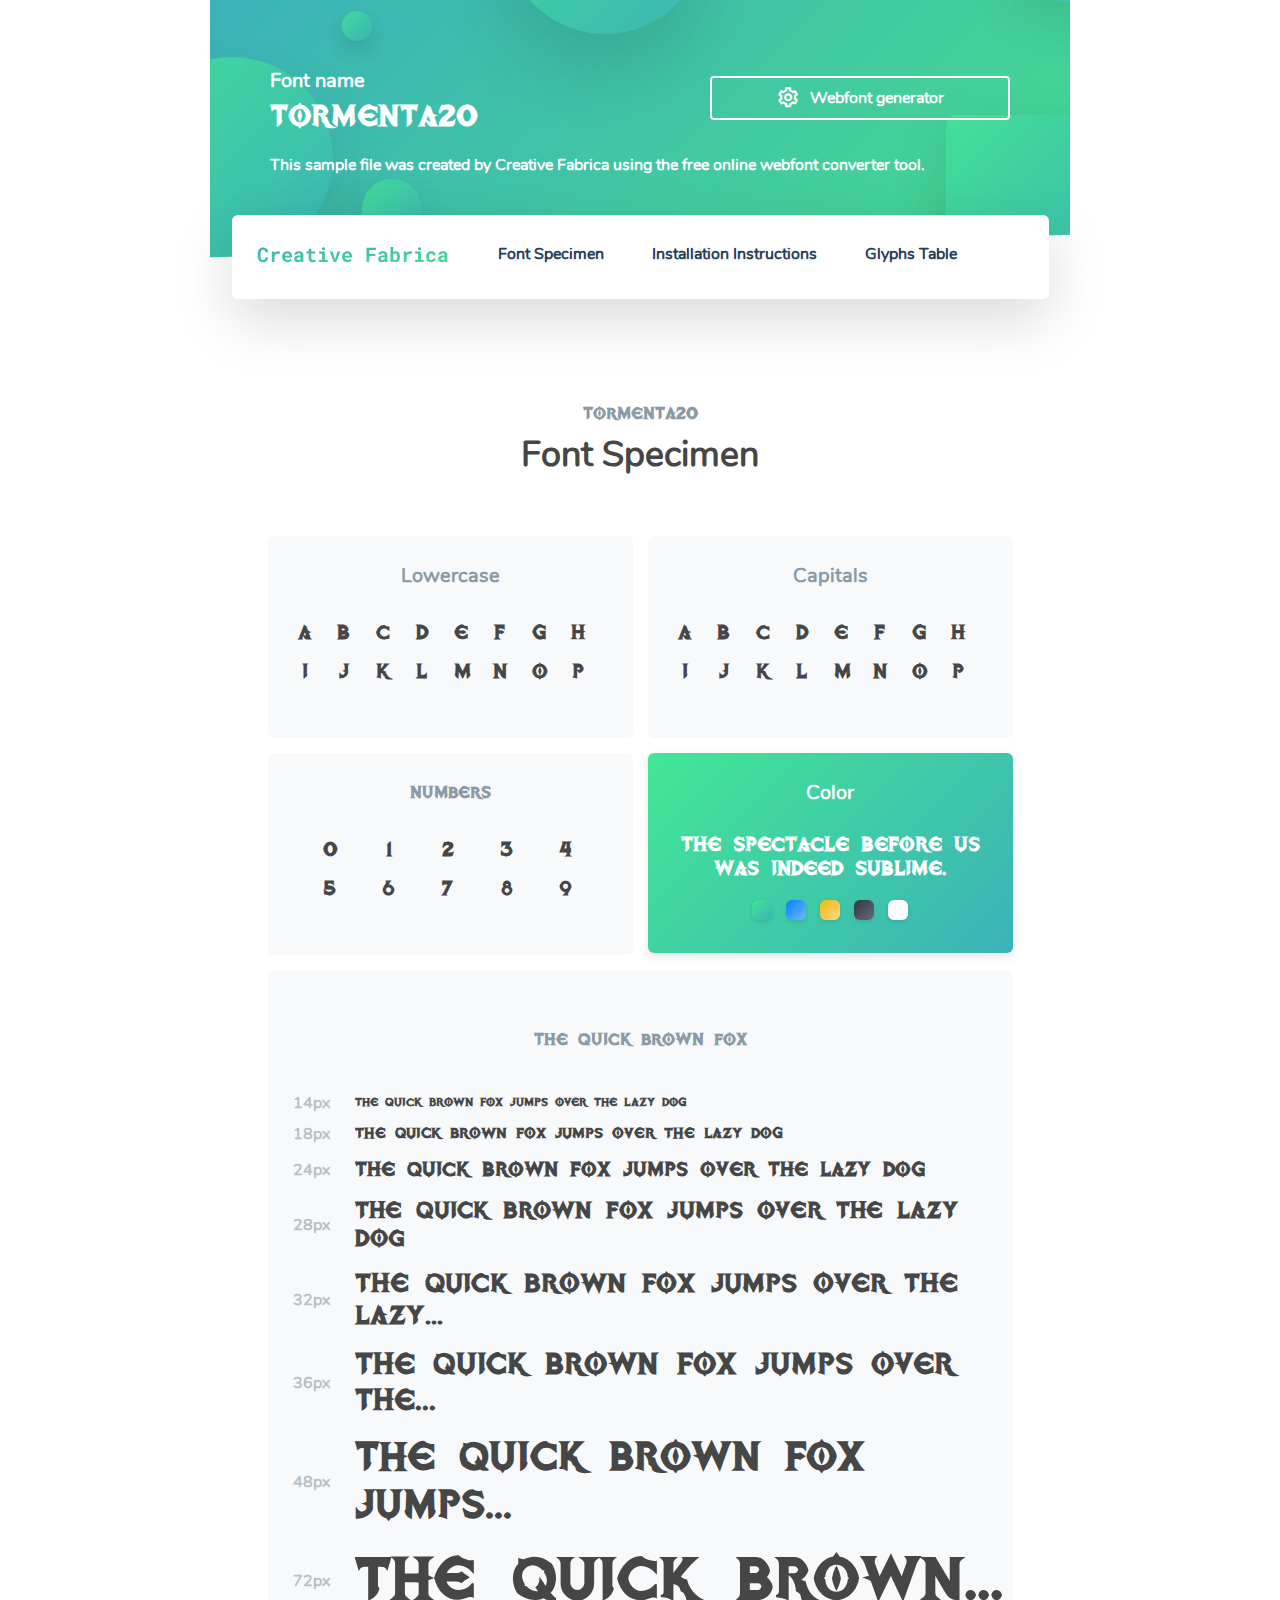
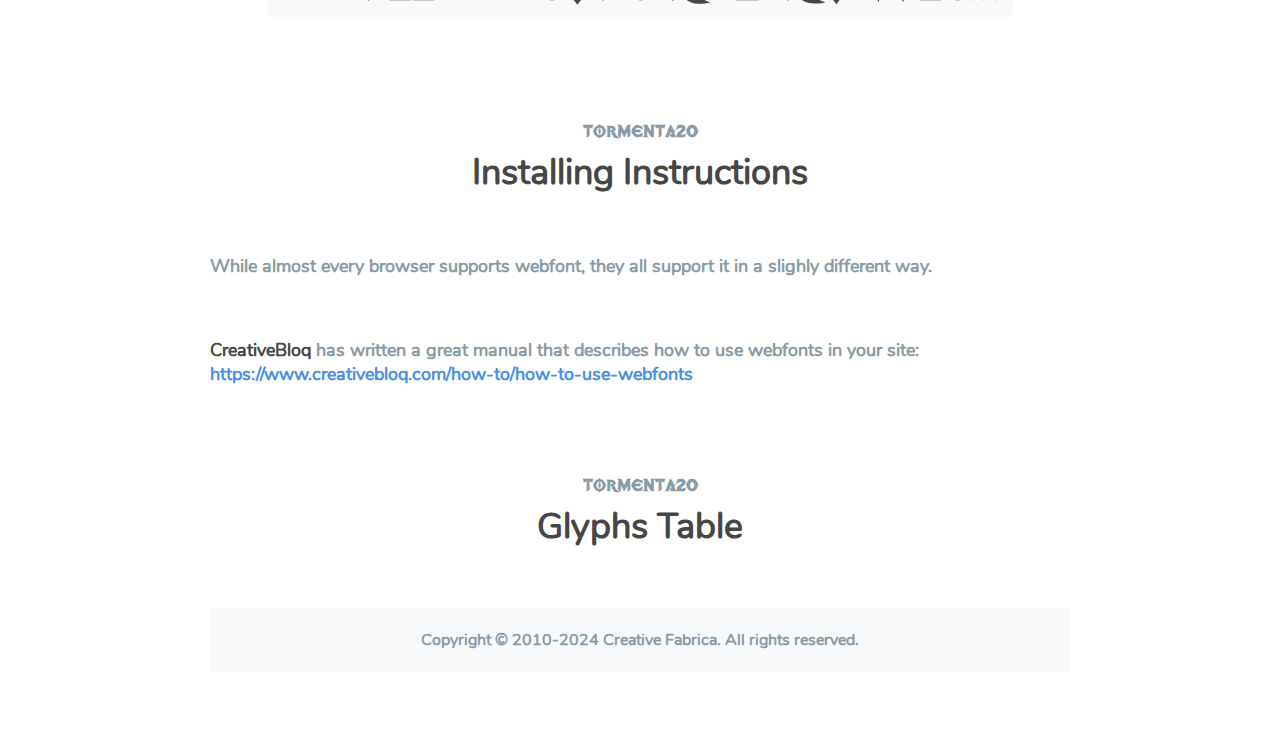
<file: t20/index.html>
<!DOCTYPE html>
<html lang="en">
<head>
    <meta charset="UTF-8">
    <meta http-equiv="X-UA-Compatible" content="ie=edge">
    <meta name="viewport" content="width=device-width">
    <title>Webfont Specimen Tormenta20 by Creative Fabrica</title>
    <link rel="stylesheet" href="Tormenta20.css">
    <link rel="stylesheet" href="./specimen_files/css/boxicons.min.css">
    <link rel="stylesheet" href="./specimen_files/css/style.css">
    <link rel="icon" href="./specimen_files/images/favicon.png">
    <style>
        body {
            font-family: 'Tormenta20';
            font-weight: Regular;
        }
    </style>
</head>
<body>
    <div class="cover-section c-section">
		<div class="cover-section_cta">
			<div class="c-row">
				<div class="c-row_column">
					<h1 class="cover-section_headline">
						<span class="cover-section_headline--smaller keep-page-font">Font name</span> <br>
						Tormenta20
					</h1>
				</div>
				<div class="c-row_column c-row_column--align-right center-vertical c-row_column--no-margin-right ">
					<a class="l-button l-button--outlined btn-animated-top-bottom" href="https://www.creativefabrica.com/webfont-generator/" target="_blank">
						<div class="l-button_icon">
							<i class="icon-animated-top-bottom bx bx-cog"></i>
						</div>
						<div class="l-button_text keep-page-font">Webfont generator</div>
					</a>
				</div>
			</div>
			<p class="cover-section_description keep-page-font">
				This sample file was created by Creative Fabrica using the free online webfont converter tool.
			</p>
		</div>
		<div class="l-parallax">
            <img style="top: 35%; left: -18%;" class="l-parallax_item" data-parallax-translate="100" src="./specimen_files/images/Circle_5.svg" alt="">
			<img style="top: 55%; left: 13%;" class="l-parallax_item" data-parallax-translate="200" src="./specimen_files/images/Circle_3.svg" alt="">
			<img style="top: 75%; left: 13%;" class="l-parallax_item" data-parallax-translate="50" src="./specimen_files/images/Circle_2.svg" alt="">
			<img style="top: -71%; left: 25%;" class="l-parallax_item" data-parallax-translate="30" src="./specimen_files/images/Circle_1.svg" alt="">
			<img style="top: 70%; right: -10%;" class="l-parallax_item" data-parallax-translate="150" src="./specimen_files/images/Rectangle_2.svg" alt="">
			<img style="top: -15%; right: -15%;" class="l-parallax_item" data-parallax-translate="180" src="./specimen_files/images/Circle_4.svg" alt="">
		</div>
	</div>

	<!-- Navigation -->
	<div class="top-navigation-section c-section">
		<div class="top-navigation">
			<div class="nav-component left-side">
				<div class="logo-and-menu-btn">
					<div class="logo-box">
						<img src="./specimen_files/images/Logo.svg">
					</div>
					<button id="btn-trigger-top-nav" class="btn-menu-trigger">
						<span class="bx bx-menu"></span>
					</button>
				</div>
			</div>
			<div id="top-nav-responsive-menu" class="responsive-menu" top-nav-responsive-active="false">
				<div class="nav-component">
					<ul class="menu-list">
                        <li><a class="keep-page-font" href="#" onclick="scrollToSection('font-specimen_section', event)">Font Specimen</a></li>
						<li><a class="keep-page-font" href="#" onclick="scrollToSection('installing-section', event)">Installation Instructions</a></li>
						<li><a class="keep-page-font" href="#" onclick="scrollToSection('glyph-section', event)">Glyphs Table</a></li>
					</ul>
				</div>
			</div>
		</div>
	</div>

	<div class="font-specimen_section c-section">
		<h3 class="c-section_subtitle">Tormenta20</h3>
		<h2 class="c-section_headline keep-page-font">Font Specimen</h2>
		<div class="fs-section_boxes">
			<div class="c-row--inline">
				<div class="c-row_column">
					<div class="fs-section_box">
						<p class="fs-section_box-title keep-page-font">Lowercase</p>
						<div class="fs-section-chars-box fs-section-char-box--lowercase">
							<div class="fs-section-char-box">
								<p class="fs-section-char">a</p>
							</div>
							<div class="fs-section-char-box">
								<p class="fs-section-char">b</p>
							</div>
							<div class="fs-section-char-box">
								<p class="fs-section-char">c</p>
							</div>
							<div class="fs-section-char-box">
								<p class="fs-section-char">d</p>
							</div>
							<div class="fs-section-char-box">
								<p class="fs-section-char">e</p>
							</div>
							<div class="fs-section-char-box">
								<p class="fs-section-char">f</p>
							</div>
							<div class="fs-section-char-box">
								<p class="fs-section-char">g</p>
							</div>
							<div class="fs-section-char-box fs-section-char-box--no-margin">
								<p class="fs-section-char">h</p>
							</div>
							<div class="fs-section-char-box">
								<p class="fs-section-char">i</p>
							</div>
							<div class="fs-section-char-box">
								<p class="fs-section-char">j</p>
							</div>
							<div class="fs-section-char-box">
								<p class="fs-section-char">k</p>
							</div>
							<div class="fs-section-char-box">
								<p class="fs-section-char">l</p>
							</div>
							<div class="fs-section-char-box">
								<p class="fs-section-char">m</p>
							</div>
							<div class="fs-section-char-box">
								<p class="fs-section-char">n</p>
							</div>
							<div class="fs-section-char-box">
								<p class="fs-section-char">o</p>
							</div>
							<div class="fs-section-char-box fs-section-char-box--no-margin">
								<p class="fs-section-char">p</p>
							</div>

							<!-- Clear float -->
							<div class="clear-fix"></div>

						</div>
					</div>
				</div>
				<div class="c-row_column c-row_column--no-margin-right">
					<div class="fs-section_box">
						<p class="fs-section_box-title keep-page-font">Capitals</p>
						<div class="fs-section-chars-box fs-section-char-box--uppercase">
							<div class="fs-section-char-box">
								<p class="fs-section-char">a</p>
							</div>
							<div class="fs-section-char-box">
								<p class="fs-section-char">b</p>
							</div>
							<div class="fs-section-char-box">
								<p class="fs-section-char">c</p>
							</div>
							<div class="fs-section-char-box">
								<p class="fs-section-char">d</p>
							</div>
							<div class="fs-section-char-box">
								<p class="fs-section-char">e</p>
							</div>
							<div class="fs-section-char-box">
								<p class="fs-section-char">f</p>
							</div>
							<div class="fs-section-char-box">
								<p class="fs-section-char">g</p>
							</div>
							<div class="fs-section-char-box fs-section-char-box--no-margin">
								<p class="fs-section-char">h</p>
							</div>
							<div class="fs-section-char-box">
								<p class="fs-section-char">i</p>
							</div>
							<div class="fs-section-char-box">
								<p class="fs-section-char">j</p>
							</div>
							<div class="fs-section-char-box">
								<p class="fs-section-char">k</p>
							</div>
							<div class="fs-section-char-box">
								<p class="fs-section-char">l</p>
							</div>
							<div class="fs-section-char-box">
								<p class="fs-section-char">m</p>
							</div>
							<div class="fs-section-char-box">
								<p class="fs-section-char">n</p>
							</div>
							<div class="fs-section-char-box">
								<p class="fs-section-char">o</p>
							</div>
							<div class="fs-section-char-box fs-section-char-box--no-margin">
								<p class="fs-section-char">p</p>
							</div>

							<!-- Clear float -->
							<div class="clear-fix"></div>

						</div>
					</div>
				</div>
			</div>
			<div class="c-row--inline">
				<div class="c-row_column">
					<div class="fs-section_box">
						<p class="fs-section_box-title">Numbers</p>
						<div class="fs-section-chars-box fs-section-char--numbers">
							<div class="fs-section-char-box fs-section-char-box--number">
								<p class="fs-section-char">0</p>
							</div>
							<div class="fs-section-char-box fs-section-char-box--number">
								<p class="fs-section-char">1</p>
							</div>
							<div class="fs-section-char-box fs-section-char-box--number">
								<p class="fs-section-char">2</p>
							</div>
							<div class="fs-section-char-box fs-section-char-box--number">
								<p class="fs-section-char">3</p>
							</div>
							<div class="fs-section-char-box fs-section-char-box--number fs-section-char-box--no-margin">
								<p class="fs-section-char">4</p>
							</div>
							<div class="fs-section-char-box fs-section-char-box--number">
								<p class="fs-section-char">5</p>
							</div>
							<div class="fs-section-char-box fs-section-char-box--number">
								<p class="fs-section-char">6</p>
							</div>
							<div class="fs-section-char-box fs-section-char-box--number">
								<p class="fs-section-char">7</p>
							</div>
							<div class="fs-section-char-box fs-section-char-box--number">
								<p class="fs-section-char">8</p>
							</div>
							<div class="fs-section-char-box fs-section-char-box--number fs-section-char-box--no-margin">
								<p class="fs-section-char">9</p>
							</div>

							<!-- Clear float -->
							<div class="clear-fix"></div>

						</div>
					</div>
				</div>
				<div class="c-row_column c-row_column--no-margin-right">
					<div class="fs-section_switch-color-box fs-section_box fs-section_box--color-box">
						<p class="fs-section_box-title color-white fs-switch-box_font-color keep-page-font">Color</p>
						<p class="fs-section_subtext color-white fs-switch-box_font-color">
							The spectacle before us <br class="break-line">was indeed sublime.
						</p>
						<div class="fs-section_color-buttons">
							<button class="fs-section_color_button fs-section_color_button--green"
							        data-color-one="#43E695" data-color-two="#3BB2B8" data-font-color="#ffffff"></button>

							<button class="fs-section_color_button fs-section_color_button--blue"
									data-color-one="#72B8FE" data-color-two="#0081FF" data-font-color="#ffffff"></button>

							<button class="fs-section_color_button fs-section_color_button--yellow"
									data-color-one="#EEBB00" data-color-two="#FFD796" data-font-color="#ffffff"></button>

							<button class="fs-section_color_button fs-section_color_button--black"
									data-color-one="#656D78" data-color-two="#2F3640" data-font-color="#ffffff"></button>

							<button class="fs-section_color_button fs-section_color_button--white"
									data-color-one="#FFFFFF" data-color-two="#F9F9F9" data-font-color="#4d545f"></button>
						</div>
					</div>
				</div>
			</div>
		</div>
	</div>

	<div class="size-example-section c-section">
		<h3 class="c-section_subtitle">The quick brown fox</h3>
		<div class="size-example-section_scroll-content">
			<ul class="size-example-section_list">
				<li class="size-example-section_item">
					<span class="size-example-section_example-size keep-page-font">14px</span>
					<p class="size-example-section_preview size-example--14">
						The quick brown fox jumps over the lazy dog
					</p>
				</li>
				<li class="size-example-section_item">
					<span class="size-example-section_example-size keep-page-font">18px</span>
					<p class="size-example-section_preview size-example size-example--18">
						The quick brown fox jumps over the lazy dog
					</p>
				</li>
				<li class="size-example-section_item">
					<span class="size-example-section_example-size keep-page-font">24px</span>
					<p class="size-example-section_preview size-example size-example--24">
						The quick brown fox jumps over the lazy dog
					</p>
				</li>
				<li class="size-example-section_item">
					<span class="size-example-section_example-size keep-page-font">28px</span>
					<p class="size-example-section_preview size-example size-example--28">
						The quick brown fox jumps over the lazy dog
					</p>
				</li>
				<li class="size-example-section_item">
					<span class="size-example-section_example-size keep-page-font">32px</span>
					<p class="size-example-section_preview size-example size-example--32">
						The quick brown fox jumps over the lazy...
					</p>
				</li>
				<li class="size-example-section_item">
					<span class="size-example-section_example-size keep-page-font">36px</span>
					<p class="size-example-section_preview size-example size-example--36">
						The quick brown fox jumps over the...
					</p>
				</li>
				<li class="size-example-section_item">
					<span class="size-example-section_example-size keep-page-font">48px</span>
					<p class="size-example-section_preview size-example size-example--48">
						The quick brown fox jumps...
					</p>
				</li>
				<li class="size-example-section_item">
					<span class="size-example-section_example-size keep-page-font">72px</span>
					<p class="size-example-section_preview size-example size-example--72">
						The quick brown...
					</p>
				</li>
			</ul>
		</div>

	</div>

    <div class="installing-section c-section">
		<h3 class="c-section_subtitle">Tormenta20</h3>
		<h2 class="c-section_headline keep-page-font">Installing Instructions</h2>
		<p class="installing-section_top-paragraph c-section_paragraph c-section_paragraph--light keep-page-font">
			While almost every browser supports webfont, they all support it in a slighly different way.
		</p>
		<p class="installing-section_top-paragraph c-section_paragraph c-section_paragraph--light keep-page-font">
			<span class="installing-section_dark-span keep-page-font">CreativeBloq</span>
			has written a great manual that describes how to use webfonts in your site:
			<a class="installing-section_link keep-page-font" href="https://www.creativebloq.com/how-to/how-to-use-webfonts" target="_blank">
				https://www.creativebloq.com/how-to/how-to-use-webfonts
			</a>
		</p>
	</div>

	<div class="glyph-section c-section">
		<h3 class="c-section_subtitle">Tormenta20</h3>
		<h2 class="c-section_headline keep-page-font">Glyphs Table</h2>
		<div class="glyph-section_table">
            
			<!-- Clear float -->
			<div class="clear-fix"></div>

		</div>
	</div>

	<div class="footer-section c-section">
		<p class="keep-page-font">Copyright &copy; 2010-2024 Creative Fabrica. All rights reserved.</p>
	</div>

	<script type="text/javascript" src="./specimen_files/javascript/parallax.js"></script>
	<script type="text/javascript" src="./specimen_files/javascript/responsive-menu.js"></script>
	<script type="text/javascript" src="./specimen_files/javascript/scroll-animation.js"></script>
	<script type="text/javascript" src="./specimen_files/javascript/color-switcher.js"></script>
</body>
</html>
</file>
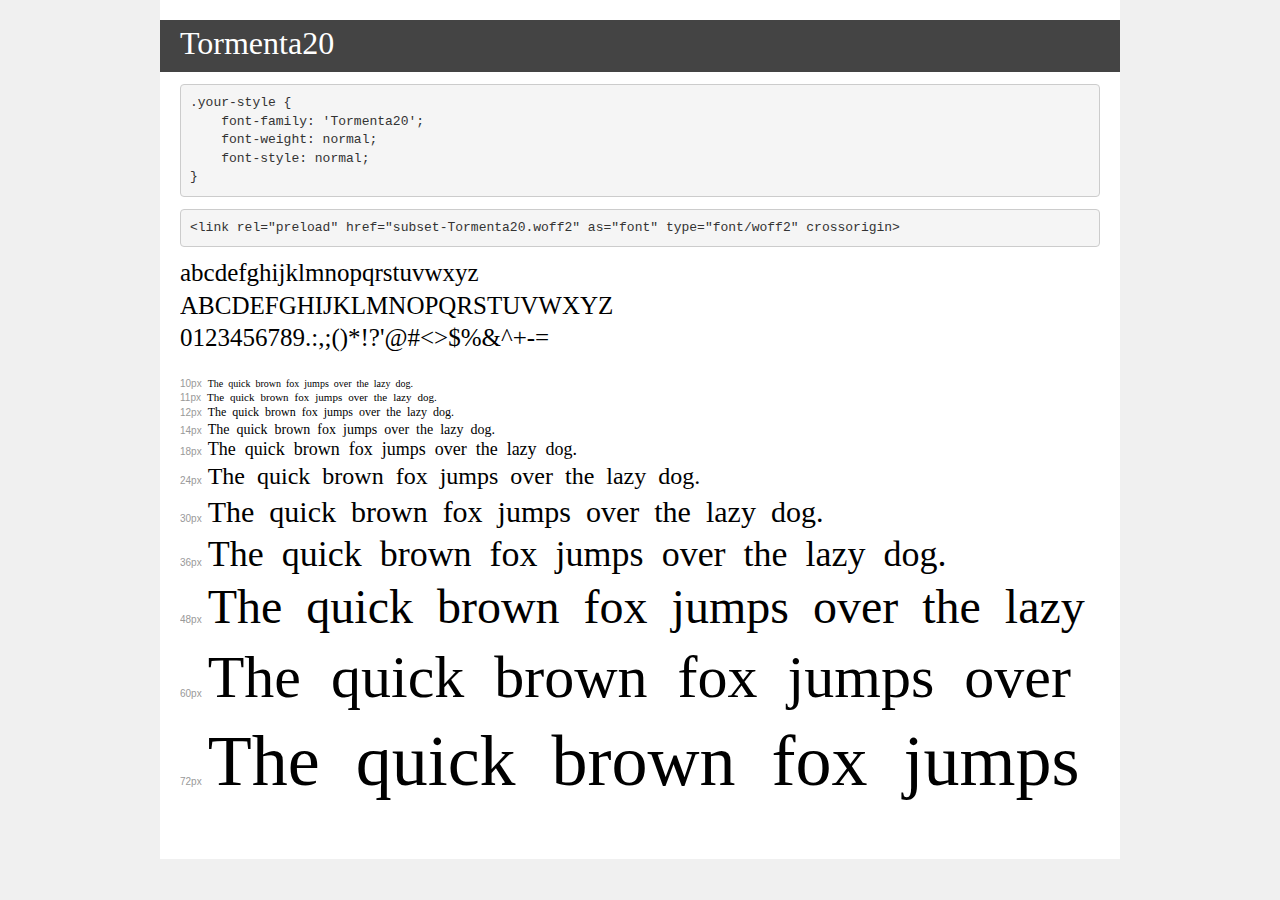
<file: t20-tf/demo.html>
<!DOCTYPE html>
<html lang="en">
<head>
    <meta charset="utf-8">
    <meta http-equiv="X-UA-Compatible" content="IE=edge">
    <meta name="viewport" content="width=device-width, initial-scale=1">
    <meta name="robots" content="noindex, noarchive">
    <meta name="format-detection" content="telephone=no">
    <title>Transfonter demo</title>
    <link href="stylesheet.css" rel="stylesheet">
    <style>
        /*
        http://meyerweb.com/eric/tools/css/reset/
        v2.0 | 20110126
        License: none (public domain)
        */
        html, body, div, span, applet, object, iframe,
        h1, h2, h3, h4, h5, h6, p, blockquote, pre,
        a, abbr, acronym, address, big, cite, code,
        del, dfn, em, img, ins, kbd, q, s, samp,
        small, strike, strong, sub, sup, tt, var,
        b, u, i, center,
        dl, dt, dd, ol, ul, li,
        fieldset, form, label, legend,
        table, caption, tbody, tfoot, thead, tr, th, td,
        article, aside, canvas, details, embed,
        figure, figcaption, footer, header, hgroup,
        menu, nav, output, ruby, section, summary,
        time, mark, audio, video {
            margin: 0;
            padding: 0;
            border: 0;
            font-size: 100%;
            font: inherit;
            vertical-align: baseline;
        }
        /* HTML5 display-role reset for older browsers */
        article, aside, details, figcaption, figure,
        footer, header, hgroup, menu, nav, section {
            display: block;
        }
        body {
            line-height: 1;
        }
        ol, ul {
            list-style: none;
        }
        blockquote, q {
            quotes: none;
        }
        blockquote:before, blockquote:after,
        q:before, q:after {
            content: '';
            content: none;
        }
        table {
            border-collapse: collapse;
            border-spacing: 0;
        }
        /* demo styles */
        body {
            background: #f0f0f0;
            color: #000;
        }
        .page {
            background: #fff;
            width: 920px;
            margin: 0 auto;
            padding: 20px 20px 0 20px;
            overflow: hidden;
        }
        .font-container {
            overflow-x: auto;
            overflow-y: hidden;
            margin-bottom: 40px;
            line-height: 1.3;
            white-space: nowrap;
            padding-bottom: 5px;
        }
        h1 {
            position: relative;
            background: #444;
            font-size: 32px;
            color: #fff;
            padding: 10px 20px;
            margin: 0 -20px 12px -20px;
        }
        .letters {
            font-size: 25px;
            margin-bottom: 20px;
        }
        .s10:before {
            content: '10px';
        }
        .s11:before {
            content: '11px';
        }
        .s12:before {
            content: '12px';
        }
        .s14:before {
            content: '14px';
        }
        .s18:before {
            content: '18px';
        }
        .s24:before {
            content: '24px';
        }
        .s30:before {
            content: '30px';
        }
        .s36:before {
            content: '36px';
        }
        .s48:before {
            content: '48px';
        }
        .s60:before {
            content: '60px';
        }
        .s72:before {
            content: '72px';
        }
        .s10:before, .s11:before, .s12:before, .s14:before,
        .s18:before, .s24:before, .s30:before, .s36:before,
        .s48:before, .s60:before, .s72:before {
            font-family: Arial, sans-serif;
            font-size: 10px;
            font-weight: normal;
            font-style: normal;
            color: #999;
            padding-right: 6px;
        }
        pre {
            display: block;
            padding: 9px;
            margin: 0 0 12px;
            font-family: Monaco, Menlo, Consolas, "Courier New", monospace;
            font-size: 13px;
            line-height: 1.428571429;
            color: #333;
            font-weight: normal;
            font-style: normal;
            background-color: #f5f5f5;
            border: 1px solid #ccc;
            overflow-x: auto;
            border-radius: 4px;
        }
        /* responsive */
        @media (max-width: 959px) {
            .page {
                width: auto;
                margin: 0;
            }
        }
    </style>
</head>
<body>
<div class="page">
    <div class="demo">
        <h1 style="font-family: 'Tormenta20'; font-weight: normal; font-style: normal;">Tormenta20</h1>
        <pre title="Usage">.your-style {
    font-family: 'Tormenta20';
    font-weight: normal;
    font-style: normal;
}</pre>
        <pre title="Preload (optional)">
&lt;link rel=&quot;preload&quot; href=&quot;subset-Tormenta20.woff2&quot; as=&quot;font&quot; type=&quot;font/woff2&quot; crossorigin&gt;</pre>
        <div class="font-container" style="font-family: 'Tormenta20'; font-weight: normal; font-style: normal;">
            <p class="letters">
                abcdefghijklmnopqrstuvwxyz<br>
ABCDEFGHIJKLMNOPQRSTUVWXYZ<br>
                0123456789.:,;()*!?'@#&lt;&gt;$%&^+-=~
            </p>
            <p class="s10" style="font-size: 10px;">The quick brown fox jumps over the lazy dog.</p>
            <p class="s11" style="font-size: 11px;">The quick brown fox jumps over the lazy dog.</p>
            <p class="s12" style="font-size: 12px;">The quick brown fox jumps over the lazy dog.</p>
            <p class="s14" style="font-size: 14px;">The quick brown fox jumps over the lazy dog.</p>
            <p class="s18" style="font-size: 18px;">The quick brown fox jumps over the lazy dog.</p>
            <p class="s24" style="font-size: 24px;">The quick brown fox jumps over the lazy dog.</p>
            <p class="s30" style="font-size: 30px;">The quick brown fox jumps over the lazy dog.</p>
            <p class="s36" style="font-size: 36px;">The quick brown fox jumps over the lazy dog.</p>
            <p class="s48" style="font-size: 48px;">The quick brown fox jumps over the lazy dog.</p>
            <p class="s60" style="font-size: 60px;">The quick brown fox jumps over the lazy dog.</p>
            <p class="s72" style="font-size: 72px;">The quick brown fox jumps over the lazy dog.</p>
        </div>
    </div>

</div>
</body>
</html>
</file>
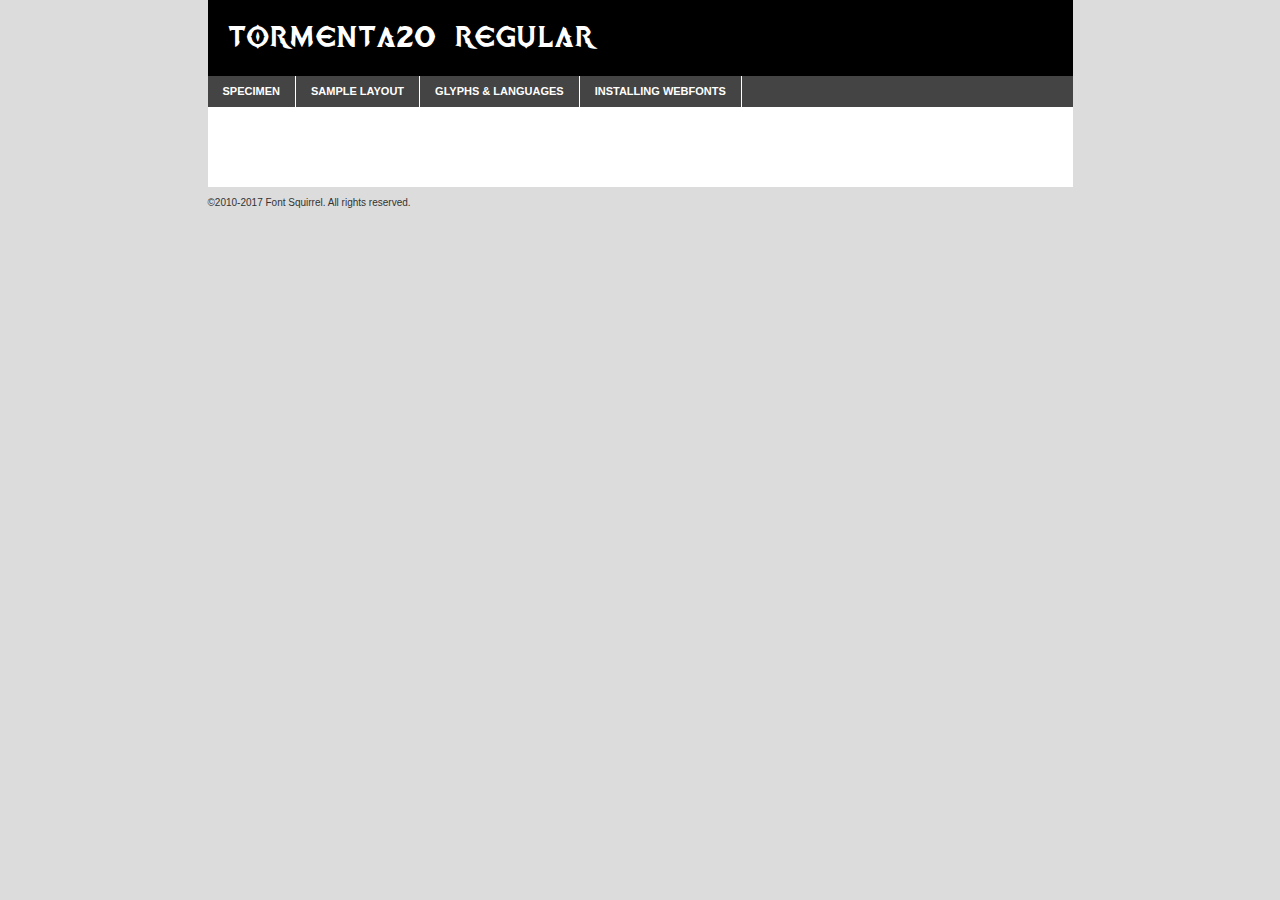
<file: t20-tf2/tormenta20-demo.html>
<!DOCTYPE html PUBLIC "-//W3C//DTD XHTML 1.0 Transitional//EN"
        "http://www.w3.org/TR/xhtml1/DTD/xhtml1-transitional.dtd">

<html xmlns="http://www.w3.org/1999/xhtml" xml:lang="en" lang="en">
<head>
    <meta http-equiv="Content-Type" content="text/html; charset=utf-8"/>
    <script src="http://ajax.googleapis.com/ajax/libs/jquery/1.7.2/jquery.min.js" type="text/javascript" charset="utf-8"></script>
    <script type="text/javascript">
		(function($) {
			$.fn.easyTabs = function(option) {
				var param = jQuery.extend({ fadeSpeed: 'fast', defaultContent: 1, activeClass: 'active' }, option);
				$(this).each(function() {
					var thisId = '#' + this.id;
					if ( param.defaultContent == '' )
					{
						param.defaultContent = 1;
					}
					if ( typeof param.defaultContent == 'number' )
					{
						var defaultTab = $(thisId + ' .tabs li:eq(' + (param.defaultContent - 1) + ') a').attr('href').substr(1);
					}
					else
					{
						var defaultTab = param.defaultContent;
					}
					$(thisId + ' .tabs li a').each(function() {
						var tabToHide = $(this).attr('href').substr(1);
						$('#' + tabToHide).addClass('easytabs-tab-content');
					});
					hideAll();
					changeContent(defaultTab);

					function hideAll() {$(thisId + ' .easytabs-tab-content').hide();}

					function changeContent(tabId)
					{
						hideAll();
						$(thisId + ' .tabs li').removeClass(param.activeClass);
						$(thisId + ' .tabs li a[href=#' + tabId + ']').closest('li').addClass(param.activeClass);
						if ( param.fadeSpeed != 'none' )
						{
							$(thisId + ' #' + tabId).fadeIn(param.fadeSpeed);
						}
						else
						{
							$(thisId + ' #' + tabId).show();
						}
					}

					$(thisId + ' .tabs li').click(function() {
						var tabId = $(this).find('a').attr('href').substr(1);
						changeContent(tabId);
						return false;
					});
				});
			}
		})(jQuery);
    </script>
    <link rel="stylesheet" href="specimen_files/specimen_stylesheet.css" type="text/css" charset="utf-8"/>
    <link rel="stylesheet" href="Tormenta20.css" type="text/css" charset="utf-8"/>

    <style type="text/css">
        		body {
			font-family: 'tormenta20regular';
        		}

            </style>

    <title>Tormenta20 Regular Specimen</title>


    <script type="text/javascript" charset="utf-8">
		$(document).ready(function() {
			$('#container').easyTabs({ defaultContent: 1 });
		});
    </script>
</head>

<body>
<div id="container">
    <div id="header">
		Tormenta20 Regular    </div>
    <ul class="tabs">
        <li><a href="#specimen">Specimen</a></li>
        <li><a href="#layout">Sample Layout</a></li>
		        <li><a href="#glyphs">Glyphs &amp; Languages</a></li>
        <li><a href="#installing">Installing Webfonts</a></li>

    </ul>

    <div id="main_content">


        <div id="specimen">

            <div class="section">
                <div class="grid12 firstcol">
                    <div class="huge">AaBb</div>
                </div>
            </div>

            <div class="section">
                <div class="glyph_range">A&#x200B;B&#x200b;C&#x200b;D&#x200b;E&#x200b;F&#x200b;G&#x200b;H&#x200b;I&#x200b;J&#x200b;K&#x200b;L&#x200b;M&#x200b;N&#x200b;O&#x200b;P&#x200b;Q&#x200b;R&#x200b;S&#x200b;T&#x200b;U&#x200b;V&#x200b;W&#x200b;X&#x200b;Y&#x200b;Z&#x200b;a&#x200b;b&#x200b;c&#x200b;d&#x200b;e&#x200b;f&#x200b;g&#x200b;h&#x200b;i&#x200b;j&#x200b;k&#x200b;l&#x200b;m&#x200b;n&#x200b;o&#x200b;p&#x200b;q&#x200b;r&#x200b;s&#x200b;t&#x200b;u&#x200b;v&#x200b;w&#x200b;x&#x200b;y&#x200b;z&#x200b;1&#x200b;2&#x200b;3&#x200b;4&#x200b;5&#x200b;6&#x200b;7&#x200b;8&#x200b;9&#x200b;0&#x200b;&amp;&#x200b;.&#x200b;,&#x200b;?&#x200b;!&#x200b;&#64;&#x200b;(&#x200b;)&#x200b;#&#x200b;$&#x200b;%&#x200b;*&#x200b;+&#x200b;-&#x200b;=&#x200b;:&#x200b;;</div>
            </div>
            <div class="section">
                <div class="grid12 firstcol">
                    <table class="sample_table">
                        <tr>
                            <td>10</td>
                            <td class="size10">abcdefghijklmnopqrstuvwxyzABCDEFGHIJKLMNOPQRSTUVWXYZ0123456789abcdefghijklmnopqrstuvwxyzABCDEFGHIJKLMNOPQRSTUVWXYZ0123456789abcdefghijklmnopqrstuvwxyzABCDEFGHIJKLMNOPQRSTUVWXYZ</td>
                        </tr>
                        <tr>
                            <td>11</td>
                            <td class="size11">abcdefghijklmnopqrstuvwxyzABCDEFGHIJKLMNOPQRSTUVWXYZ0123456789abcdefghijklmnopqrstuvwxyzABCDEFGHIJKLMNOPQRSTUVWXYZ0123456789abcdefghijklmnopqrstuvwxyzABCDEFGHIJKLMNOPQRSTUVWXYZ</td>
                        </tr>
                        <tr>
                            <td>12</td>
                            <td class="size12">abcdefghijklmnopqrstuvwxyzABCDEFGHIJKLMNOPQRSTUVWXYZ0123456789abcdefghijklmnopqrstuvwxyzABCDEFGHIJKLMNOPQRSTUVWXYZ0123456789abcdefghijklmnopqrstuvwxyzABCDEFGHIJKLMNOPQRSTUVWXYZ</td>
                        </tr>
                        <tr>
                            <td>13</td>
                            <td class="size13">abcdefghijklmnopqrstuvwxyzABCDEFGHIJKLMNOPQRSTUVWXYZ0123456789abcdefghijklmnopqrstuvwxyzABCDEFGHIJKLMNOPQRSTUVWXYZ0123456789abcdefghijklmnopqrstuvwxyzABCDEFGHIJKLMNOPQRSTUVWXYZ</td>
                        </tr>
                        <tr>
                            <td>14</td>
                            <td class="size14">abcdefghijklmnopqrstuvwxyzABCDEFGHIJKLMNOPQRSTUVWXYZ0123456789abcdefghijklmnopqrstuvwxyzABCDEFGHIJKLMNOPQRSTUVWXYZ0123456789abcdefghijklmnopqrstuvwxyzABCDEFGHIJKLMNOPQRSTUVWXYZ</td>
                        </tr>
                        <tr>
                            <td>16</td>
                            <td class="size16">abcdefghijklmnopqrstuvwxyzABCDEFGHIJKLMNOPQRSTUVWXYZ0123456789abcdefghijklmnopqrstuvwxyzABCDEFGHIJKLMNOPQRSTUVWXYZ</td>
                        </tr>
                        <tr>
                            <td>18</td>
                            <td class="size18">abcdefghijklmnopqrstuvwxyzABCDEFGHIJKLMNOPQRSTUVWXYZ0123456789abcdefghijklmnopqrstuvwxyzABCDEFGHIJKLMNOPQRSTUVWXYZ</td>
                        </tr>
                        <tr>
                            <td>20</td>
                            <td class="size20">abcdefghijklmnopqrstuvwxyzABCDEFGHIJKLMNOPQRSTUVWXYZ0123456789abcdefghijklmnopqrstuvwxyzABCDEFGHIJKLMNOPQRSTUVWXYZ</td>
                        </tr>
                        <tr>
                            <td>24</td>
                            <td class="size24">abcdefghijklmnopqrstuvwxyzABCDEFGHIJKLMNOPQRSTUVWXYZ0123456789abcdefghijklmnopqrstuvwxyzABCDEFGHIJKLMNOPQRSTUVWXYZ</td>
                        </tr>
                        <tr>
                            <td>30</td>
                            <td class="size30">abcdefghijklmnopqrstuvwxyzABCDEFGHIJKLMNOPQRSTUVWXYZ0123456789abcdefghijklmnopqrstuvwxyzABCDEFGHIJKLMNOPQRSTUVWXYZ</td>
                        </tr>
                        <tr>
                            <td>36</td>
                            <td class="size36">abcdefghijklmnopqrstuvwxyzABCDEFGHIJKLMNOPQRSTUVWXYZ0123456789abcdefghijklmnopqrstuvwxyzABCDEFGHIJKLMNOPQRSTUVWXYZ</td>
                        </tr>
                        <tr>
                            <td>48</td>
                            <td class="size48">abcdefghijklmnopqrstuvwxyzABCDEFGHIJKLMNOPQRSTUVWXYZ0123456789abcdefghijklmnopqrstuvwxyzABCDEFGHIJKLMNOPQRSTUVWXYZ</td>
                        </tr>
                        <tr>
                            <td>60</td>
                            <td class="size60">abcdefghijklmnopqrstuvwxyzABCDEFGHIJKLMNOPQRSTUVWXYZ0123456789abcdefghijklmnopqrstuvwxyzABCDEFGHIJKLMNOPQRSTUVWXYZ</td>
                        </tr>
                        <tr>
                            <td>72</td>
                            <td class="size72">abcdefghijklmnopqrstuvwxyzABCDEFGHIJKLMNOPQRSTUVWXYZ0123456789abcdefghijklmnopqrstuvwxyzABCDEFGHIJKLMNOPQRSTUVWXYZ</td>
                        </tr>
                        <tr>
                            <td>90</td>
                            <td class="size90">abcdefghijklmnopqrstuvwxyzABCDEFGHIJKLMNOPQRSTUVWXYZ0123456789abcdefghijklmnopqrstuvwxyzABCDEFGHIJKLMNOPQRSTUVWXYZ</td>
                        </tr>
                    </table>

                </div>

            </div>


            <div class="section" id="bodycomparison">


                <div id="xheight">
                    <div class="fontbody">&#x25FC;&#x25FC;&#x25FC;&#x25FC;&#x25FC;&#x25FC;&#x25FC;&#x25FC;&#x25FC;&#x25FC;&#x25FC;&#x25FC;&#x25FC;&#x25FC;&#x25FC;&#x25FC;&#x25FC;&#x25FC;&#x25FC;&#x25FC;&#x25FC;&#x25FC;&#x25FC;&#x25FC;&#x25FC;&#x25FC;&#x25FC;&#x25FC;&#x25FC;&#x25FC;&#x25FC;&#x25FC;&#x25FC;&#x25FC;&#x25FC;&#x25FC;&#x25FC;&#x25FC;&#x25FC;&#x25FC;&#x25FC;&#x25FC;&#x25FC;&#x25FC;&#x25FC;&#x25FC;&#x25FC;&#x25FC;&#x25FC;&#x25FC;&#x25FC;&#x25FC;&#x25FC;&#x25FC;&#x25FC;&#x25FC;&#x25FC;&#x25FC;&#x25FC;&#x25FC;&#x25FC;&#x25FC;&#x25FC;&#x25FC;&#x25FC;&#x25FC;&#x25FC;&#x25FC;&#x25FC;&#x25FC;&#x25FC;&#x25FC;&#x25FC;&#x25FC;&#x25FC;&#x25FC;&#x25FC;&#x25FC;&#x25FC;&#x25FC;&#x25FC;&#x25FC;&#x25FC;&#x25FC;&#x25FC;&#x25FC;&#x25FC;&#x25FC;&#x25FC;&#x25FC;&#x25FC;&#x25FC;&#x25FC;&#x25FC;&#x25FC;&#x25FC;&#x25FC;&#x25FC;&#x25FC;body</div>
                    <div class="arialbody">body</div>
                    <div class="verdanabody">body</div>
                    <div class="georgiabody">body</div>
                </div>
                <div class="fontbody" style="z-index:1">
                    body<span>Tormenta20 Regular</span>
                </div>
                <div class="arialbody" style="z-index:1">
                    body<span>Arial</span>
                </div>
                <div class="verdanabody" style="z-index:1">
                    body<span>Verdana</span>
                </div>
                <div class="georgiabody" style="z-index:1">
                    body<span>Georgia</span>
                </div>


            </div>


            <div class="section psample psample_row1" id="">

                <div class="grid2 firstcol">
                    <p class="size10"><span>10.</span>Aenean lacinia bibendum nulla sed consectetur. Fusce dapibus, tellus ac cursus commodo, tortor mauris condimentum nibh, ut fermentum massa justo sit amet risus. Nullam id dolor id nibh ultricies vehicula ut id elit. Cum sociis natoque penatibus et magnis dis parturient montes, nascetur ridiculus mus. Nulla vitae elit libero, a pharetra augue.</p>

                </div>
                <div class="grid3">
                    <p class="size11"><span>11.</span>Aenean lacinia bibendum nulla sed consectetur. Fusce dapibus, tellus ac cursus commodo, tortor mauris condimentum nibh, ut fermentum massa justo sit amet risus. Nullam id dolor id nibh ultricies vehicula ut id elit. Cum sociis natoque penatibus et magnis dis parturient montes, nascetur ridiculus mus. Nulla vitae elit libero, a pharetra augue.</p>

                </div>
                <div class="grid3">
                    <p class="size12"><span>12.</span>Aenean lacinia bibendum nulla sed consectetur. Fusce dapibus, tellus ac cursus commodo, tortor mauris condimentum nibh, ut fermentum massa justo sit amet risus. Nullam id dolor id nibh ultricies vehicula ut id elit. Cum sociis natoque penatibus et magnis dis parturient montes, nascetur ridiculus mus. Nulla vitae elit libero, a pharetra augue.</p>

                </div>
                <div class="grid4">
                    <p class="size13"><span>13.</span>Aenean lacinia bibendum nulla sed consectetur. Fusce dapibus, tellus ac cursus commodo, tortor mauris condimentum nibh, ut fermentum massa justo sit amet risus. Nullam id dolor id nibh ultricies vehicula ut id elit. Cum sociis natoque penatibus et magnis dis parturient montes, nascetur ridiculus mus. Nulla vitae elit libero, a pharetra augue.</p>

                </div>
                <div class="white_blend"></div>

            </div>
            <div class="section psample psample_row2" id="">
                <div class="grid3 firstcol">
                    <p class="size14"><span>14.</span>Aenean lacinia bibendum nulla sed consectetur. Fusce dapibus, tellus ac cursus commodo, tortor mauris condimentum nibh, ut fermentum massa justo sit amet risus. Nullam id dolor id nibh ultricies vehicula ut id elit. Cum sociis natoque penatibus et magnis dis parturient montes, nascetur ridiculus mus. Nulla vitae elit libero, a pharetra augue.</p>

                </div>
                <div class="grid4">
                    <p class="size16"><span>16.</span>Aenean lacinia bibendum nulla sed consectetur. Fusce dapibus, tellus ac cursus commodo, tortor mauris condimentum nibh, ut fermentum massa justo sit amet risus. Nullam id dolor id nibh ultricies vehicula ut id elit. Cum sociis natoque penatibus et magnis dis parturient montes, nascetur ridiculus mus. Nulla vitae elit libero, a pharetra augue.</p>

                </div>
                <div class="grid5">
                    <p class="size18"><span>18.</span>Aenean lacinia bibendum nulla sed consectetur. Fusce dapibus, tellus ac cursus commodo, tortor mauris condimentum nibh, ut fermentum massa justo sit amet risus. Nullam id dolor id nibh ultricies vehicula ut id elit. Cum sociis natoque penatibus et magnis dis parturient montes, nascetur ridiculus mus. Nulla vitae elit libero, a pharetra augue.</p>

                </div>

                <div class="white_blend"></div>

            </div>

            <div class="section psample psample_row3" id="">
                <div class="grid5 firstcol">
                    <p class="size20"><span>20.</span>Aenean lacinia bibendum nulla sed consectetur. Fusce dapibus, tellus ac cursus commodo, tortor mauris condimentum nibh, ut fermentum massa justo sit amet risus. Nullam id dolor id nibh ultricies vehicula ut id elit. Cum sociis natoque penatibus et magnis dis parturient montes, nascetur ridiculus mus. Nulla vitae elit libero, a pharetra augue.</p>
                </div>
                <div class="grid7">
                    <p class="size24"><span>24.</span>Aenean lacinia bibendum nulla sed consectetur. Fusce dapibus, tellus ac cursus commodo, tortor mauris condimentum nibh, ut fermentum massa justo sit amet risus. Nullam id dolor id nibh ultricies vehicula ut id elit. Cum sociis natoque penatibus et magnis dis parturient montes, nascetur ridiculus mus. Nulla vitae elit libero, a pharetra augue.</p>
                </div>

                <div class="white_blend"></div>

            </div>

            <div class="section psample psample_row4" id="">
                <div class="grid12 firstcol">
                    <p class="size30"><span>30.</span>Aenean lacinia bibendum nulla sed consectetur. Fusce dapibus, tellus ac cursus commodo, tortor mauris condimentum nibh, ut fermentum massa justo sit amet risus. Nullam id dolor id nibh ultricies vehicula ut id elit. Cum sociis natoque penatibus et magnis dis parturient montes, nascetur ridiculus mus. Nulla vitae elit libero, a pharetra augue.</p>
                </div>
                <div class="white_blend"></div>

            </div>


            <div class="section psample psample_row1 fullreverse">
                <div class="grid2 firstcol">
                    <p class="size10"><span>10.</span>Aenean lacinia bibendum nulla sed consectetur. Fusce dapibus, tellus ac cursus commodo, tortor mauris condimentum nibh, ut fermentum massa justo sit amet risus. Nullam id dolor id nibh ultricies vehicula ut id elit. Cum sociis natoque penatibus et magnis dis parturient montes, nascetur ridiculus mus. Nulla vitae elit libero, a pharetra augue.</p>

                </div>
                <div class="grid3">
                    <p class="size11"><span>11.</span>Aenean lacinia bibendum nulla sed consectetur. Fusce dapibus, tellus ac cursus commodo, tortor mauris condimentum nibh, ut fermentum massa justo sit amet risus. Nullam id dolor id nibh ultricies vehicula ut id elit. Cum sociis natoque penatibus et magnis dis parturient montes, nascetur ridiculus mus. Nulla vitae elit libero, a pharetra augue.</p>

                </div>
                <div class="grid3">
                    <p class="size12"><span>12.</span>Aenean lacinia bibendum nulla sed consectetur. Fusce dapibus, tellus ac cursus commodo, tortor mauris condimentum nibh, ut fermentum massa justo sit amet risus. Nullam id dolor id nibh ultricies vehicula ut id elit. Cum sociis natoque penatibus et magnis dis parturient montes, nascetur ridiculus mus. Nulla vitae elit libero, a pharetra augue.</p>

                </div>
                <div class="grid4">
                    <p class="size13"><span>13.</span>Aenean lacinia bibendum nulla sed consectetur. Fusce dapibus, tellus ac cursus commodo, tortor mauris condimentum nibh, ut fermentum massa justo sit amet risus. Nullam id dolor id nibh ultricies vehicula ut id elit. Cum sociis natoque penatibus et magnis dis parturient montes, nascetur ridiculus mus. Nulla vitae elit libero, a pharetra augue.</p>

                </div>
                <div class="black_blend"></div>

            </div>

            <div class="section psample psample_row2 fullreverse">
                <div class="grid3 firstcol">
                    <p class="size14"><span>14.</span>Aenean lacinia bibendum nulla sed consectetur. Fusce dapibus, tellus ac cursus commodo, tortor mauris condimentum nibh, ut fermentum massa justo sit amet risus. Nullam id dolor id nibh ultricies vehicula ut id elit. Cum sociis natoque penatibus et magnis dis parturient montes, nascetur ridiculus mus. Nulla vitae elit libero, a pharetra augue.</p>

                </div>
                <div class="grid4">
                    <p class="size16"><span>16.</span>Aenean lacinia bibendum nulla sed consectetur. Fusce dapibus, tellus ac cursus commodo, tortor mauris condimentum nibh, ut fermentum massa justo sit amet risus. Nullam id dolor id nibh ultricies vehicula ut id elit. Cum sociis natoque penatibus et magnis dis parturient montes, nascetur ridiculus mus. Nulla vitae elit libero, a pharetra augue.</p>

                </div>
                <div class="grid5">
                    <p class="size18"><span>18.</span>Aenean lacinia bibendum nulla sed consectetur. Fusce dapibus, tellus ac cursus commodo, tortor mauris condimentum nibh, ut fermentum massa justo sit amet risus. Nullam id dolor id nibh ultricies vehicula ut id elit. Cum sociis natoque penatibus et magnis dis parturient montes, nascetur ridiculus mus. Nulla vitae elit libero, a pharetra augue.</p>

                </div>
                <div class="black_blend"></div>

            </div>

            <div class="section psample fullreverse psample_row3" id="">
                <div class="grid5 firstcol">
                    <p class="size20"><span>20.</span>Aenean lacinia bibendum nulla sed consectetur. Fusce dapibus, tellus ac cursus commodo, tortor mauris condimentum nibh, ut fermentum massa justo sit amet risus. Nullam id dolor id nibh ultricies vehicula ut id elit. Cum sociis natoque penatibus et magnis dis parturient montes, nascetur ridiculus mus. Nulla vitae elit libero, a pharetra augue.</p>
                </div>
                <div class="grid7">
                    <p class="size24"><span>24.</span>Aenean lacinia bibendum nulla sed consectetur. Fusce dapibus, tellus ac cursus commodo, tortor mauris condimentum nibh, ut fermentum massa justo sit amet risus. Nullam id dolor id nibh ultricies vehicula ut id elit. Cum sociis natoque penatibus et magnis dis parturient montes, nascetur ridiculus mus. Nulla vitae elit libero, a pharetra augue.</p>
                </div>

                <div class="black_blend"></div>

            </div>

            <div class="section psample fullreverse psample_row4" id="" style="border-bottom: 20px #000 solid;">
                <div class="grid12 firstcol">
                    <p class="size30"><span>30.</span>Aenean lacinia bibendum nulla sed consectetur. Fusce dapibus, tellus ac cursus commodo, tortor mauris condimentum nibh, ut fermentum massa justo sit amet risus. Nullam id dolor id nibh ultricies vehicula ut id elit. Cum sociis natoque penatibus et magnis dis parturient montes, nascetur ridiculus mus. Nulla vitae elit libero, a pharetra augue.</p>
                </div>
                <div class="black_blend"></div>

            </div>


        </div>

        <div id="layout">

            <div class="section">

                <div class="grid12 firstcol">
                    <h1>Lorem Ipsum Dolor</h1>
                    <h2>Etiam porta sem malesuada magna mollis euismod</h2>

                    <p class="byline">By <a href="#link">Aenean Lacinia</a></p>
                </div>
            </div>
            <div class="section">
                <div class="grid8 firstcol">
                    <p class="large">Donec sed odio dui. Morbi leo risus, porta ac consectetur ac, vestibulum at eros. Fusce dapibus, tellus ac cursus commodo, tortor mauris condimentum nibh, ut fermentum massa justo sit amet risus. </p>


                    <h3>Pellentesque ornare sem</h3>

                    <p>Maecenas sed diam eget risus varius blandit sit amet non magna. Maecenas faucibus mollis interdum. Donec ullamcorper nulla non metus auctor fringilla. Nullam id dolor id nibh ultricies vehicula ut id elit. Nullam id dolor id nibh ultricies vehicula ut id elit. </p>

                    <p>Aenean eu leo quam. Pellentesque ornare sem lacinia quam venenatis vestibulum. Lorem ipsum dolor sit amet, consectetur adipiscing elit. Cum sociis natoque penatibus et magnis dis parturient montes, nascetur ridiculus mus. </p>

                    <p>Nulla vitae elit libero, a pharetra augue. Praesent commodo cursus magna, vel scelerisque nisl consectetur et. Aenean lacinia bibendum nulla sed consectetur. </p>

                    <p>Nullam quis risus eget urna mollis ornare vel eu leo. Nullam quis risus eget urna mollis ornare vel eu leo. Maecenas sed diam eget risus varius blandit sit amet non magna. Donec ullamcorper nulla non metus auctor fringilla. </p>

                    <h3>Cras mattis consectetur</h3>

                    <p>Aenean eu leo quam. Pellentesque ornare sem lacinia quam venenatis vestibulum. Aenean lacinia bibendum nulla sed consectetur. Integer posuere erat a ante venenatis dapibus posuere velit aliquet. Cras mattis consectetur purus sit amet fermentum. </p>

                    <p>Nullam id dolor id nibh ultricies vehicula ut id elit. Nullam quis risus eget urna mollis ornare vel eu leo. Cras mattis consectetur purus sit amet fermentum.</p>
                </div>

                <div class="grid4 sidebar">

                    <div class="box reverse">
                        <p class="last">Nullam quis risus eget urna mollis ornare vel eu leo. Donec ullamcorper nulla non metus auctor fringilla. Cras mattis consectetur purus sit amet fermentum. Sed posuere consectetur est at lobortis. Lorem ipsum dolor sit amet, consectetur adipiscing elit. </p>
                    </div>

                    <p class="caption">Maecenas sed diam eget risus varius.</p>

                    <p>Vestibulum id ligula porta felis euismod semper. Integer posuere erat a ante venenatis dapibus posuere velit aliquet. Vestibulum id ligula porta felis euismod semper. Sed posuere consectetur est at lobortis. Maecenas sed diam eget risus varius blandit sit amet non magna. Fusce dapibus, tellus ac cursus commodo, tortor mauris condimentum nibh, ut fermentum massa justo sit amet risus. </p>


                    <p>Duis mollis, est non commodo luctus, nisi erat porttitor ligula, eget lacinia odio sem nec elit. Aenean lacinia bibendum nulla sed consectetur. Vivamus sagittis lacus vel augue laoreet rutrum faucibus dolor auctor. Aenean lacinia bibendum nulla sed consectetur. Nullam quis risus eget urna mollis ornare vel eu leo. </p>

                    <p>Praesent commodo cursus magna, vel scelerisque nisl consectetur et. Donec ullamcorper nulla non metus auctor fringilla. Maecenas faucibus mollis interdum. Fusce dapibus, tellus ac cursus commodo, tortor mauris condimentum nibh, ut fermentum massa justo sit amet risus. </p>

                </div>
            </div>

        </div>


		

        <div id="glyphs">
            <div class="section">
                <div class="grid12 firstcol">

                    <h1>Language Support</h1>
                    <p>The subset of Tormenta20 Regular in this kit supports the following languages:<br/>

						English, Arrernte, Bislama, Cebuano, Fijian, Gilbertese, Haitian_creole, Hmong, Hopi, Ibanag, Iloko_ilokano, Interglossa_glosa, Interlingua, Lojban, Norfolk_pitcairnese, Oromo, Rotokas, Seychelles_creole, Shona, Somali, Southern_ndebele, Swahili, Swati_swazi, Tok_pisin, Volapuk, Warlpiri, Xhosa, Yapese, Zulu, Latinbasic, Demo                    </p>
                    <h1>Glyph Chart</h1>
                    <p>The subset of Tormenta20 Regular in this kit includes all the glyphs listed below. Unicode entities are included above each glyph to help you insert individual characters into your layout.</p>
                    <div id="glyph_chart">

																																	                                <div><p>&amp;#13;</p>&#13;</div>
																				                                <div><p>&amp;#32;</p>&#32;</div>
																				                                <div><p>&amp;#33;</p>&#33;</div>
																				                                <div><p>&amp;#34;</p>&#34;</div>
																				                                <div><p>&amp;#35;</p>&#35;</div>
																				                                <div><p>&amp;#36;</p>&#36;</div>
																				                                <div><p>&amp;#37;</p>&#37;</div>
																				                                <div><p>&amp;#38;</p>&#38;</div>
																				                                <div><p>&amp;#39;</p>&#39;</div>
																				                                <div><p>&amp;#40;</p>&#40;</div>
																				                                <div><p>&amp;#41;</p>&#41;</div>
																				                                <div><p>&amp;#42;</p>&#42;</div>
																				                                <div><p>&amp;#43;</p>&#43;</div>
																				                                <div><p>&amp;#44;</p>&#44;</div>
																				                                <div><p>&amp;#45;</p>&#45;</div>
																				                                <div><p>&amp;#46;</p>&#46;</div>
																				                                <div><p>&amp;#47;</p>&#47;</div>
																				                                <div><p>&amp;#48;</p>&#48;</div>
																				                                <div><p>&amp;#49;</p>&#49;</div>
																				                                <div><p>&amp;#50;</p>&#50;</div>
																				                                <div><p>&amp;#51;</p>&#51;</div>
																				                                <div><p>&amp;#52;</p>&#52;</div>
																				                                <div><p>&amp;#53;</p>&#53;</div>
																				                                <div><p>&amp;#54;</p>&#54;</div>
																				                                <div><p>&amp;#55;</p>&#55;</div>
																				                                <div><p>&amp;#56;</p>&#56;</div>
																				                                <div><p>&amp;#57;</p>&#57;</div>
																				                                <div><p>&amp;#58;</p>&#58;</div>
																				                                <div><p>&amp;#59;</p>&#59;</div>
																				                                <div><p>&amp;#60;</p>&#60;</div>
																				                                <div><p>&amp;#61;</p>&#61;</div>
																				                                <div><p>&amp;#62;</p>&#62;</div>
																				                                <div><p>&amp;#63;</p>&#63;</div>
																				                                <div><p>&amp;#64;</p>&#64;</div>
																				                                <div><p>&amp;#65;</p>&#65;</div>
																				                                <div><p>&amp;#66;</p>&#66;</div>
																				                                <div><p>&amp;#67;</p>&#67;</div>
																				                                <div><p>&amp;#68;</p>&#68;</div>
																				                                <div><p>&amp;#69;</p>&#69;</div>
																				                                <div><p>&amp;#70;</p>&#70;</div>
																				                                <div><p>&amp;#71;</p>&#71;</div>
																				                                <div><p>&amp;#72;</p>&#72;</div>
																				                                <div><p>&amp;#73;</p>&#73;</div>
																				                                <div><p>&amp;#74;</p>&#74;</div>
																				                                <div><p>&amp;#75;</p>&#75;</div>
																				                                <div><p>&amp;#76;</p>&#76;</div>
																				                                <div><p>&amp;#77;</p>&#77;</div>
																				                                <div><p>&amp;#78;</p>&#78;</div>
																				                                <div><p>&amp;#79;</p>&#79;</div>
																				                                <div><p>&amp;#80;</p>&#80;</div>
																				                                <div><p>&amp;#81;</p>&#81;</div>
																				                                <div><p>&amp;#82;</p>&#82;</div>
																				                                <div><p>&amp;#83;</p>&#83;</div>
																				                                <div><p>&amp;#84;</p>&#84;</div>
																				                                <div><p>&amp;#85;</p>&#85;</div>
																				                                <div><p>&amp;#86;</p>&#86;</div>
																				                                <div><p>&amp;#87;</p>&#87;</div>
																				                                <div><p>&amp;#88;</p>&#88;</div>
																				                                <div><p>&amp;#89;</p>&#89;</div>
																				                                <div><p>&amp;#90;</p>&#90;</div>
																				                                <div><p>&amp;#91;</p>&#91;</div>
																				                                <div><p>&amp;#92;</p>&#92;</div>
																				                                <div><p>&amp;#93;</p>&#93;</div>
																				                                <div><p>&amp;#94;</p>&#94;</div>
																				                                <div><p>&amp;#95;</p>&#95;</div>
																				                                <div><p>&amp;#96;</p>&#96;</div>
																				                                <div><p>&amp;#97;</p>&#97;</div>
																				                                <div><p>&amp;#98;</p>&#98;</div>
																				                                <div><p>&amp;#99;</p>&#99;</div>
																				                                <div><p>&amp;#100;</p>&#100;</div>
																				                                <div><p>&amp;#101;</p>&#101;</div>
																				                                <div><p>&amp;#102;</p>&#102;</div>
																				                                <div><p>&amp;#103;</p>&#103;</div>
																				                                <div><p>&amp;#104;</p>&#104;</div>
																				                                <div><p>&amp;#105;</p>&#105;</div>
																				                                <div><p>&amp;#106;</p>&#106;</div>
																				                                <div><p>&amp;#107;</p>&#107;</div>
																				                                <div><p>&amp;#108;</p>&#108;</div>
																				                                <div><p>&amp;#109;</p>&#109;</div>
																				                                <div><p>&amp;#110;</p>&#110;</div>
																				                                <div><p>&amp;#111;</p>&#111;</div>
																				                                <div><p>&amp;#112;</p>&#112;</div>
																				                                <div><p>&amp;#113;</p>&#113;</div>
																				                                <div><p>&amp;#114;</p>&#114;</div>
																				                                <div><p>&amp;#115;</p>&#115;</div>
																				                                <div><p>&amp;#116;</p>&#116;</div>
																				                                <div><p>&amp;#117;</p>&#117;</div>
																				                                <div><p>&amp;#118;</p>&#118;</div>
																				                                <div><p>&amp;#119;</p>&#119;</div>
																				                                <div><p>&amp;#120;</p>&#120;</div>
																				                                <div><p>&amp;#121;</p>&#121;</div>
																				                                <div><p>&amp;#122;</p>&#122;</div>
																				                                <div><p>&amp;#123;</p>&#123;</div>
																				                                <div><p>&amp;#125;</p>&#125;</div>
																				                                <div><p>&amp;#126;</p>&#126;</div>
																				                                <div><p>&amp;#168;</p>&#168;</div>
																				                                <div><p>&amp;#170;</p>&#170;</div>
																				                                <div><p>&amp;#175;</p>&#175;</div>
																				                                <div><p>&amp;#176;</p>&#176;</div>
																				                                <div><p>&amp;#180;</p>&#180;</div>
																				                                <div><p>&amp;#183;</p>&#183;</div>
																				                                <div><p>&amp;#184;</p>&#184;</div>
																				                                <div><p>&amp;#186;</p>&#186;</div>
																				                                <div><p>&amp;#195;</p>&#195;</div>
																				                                <div><p>&amp;#196;</p>&#196;</div>
																				                                <div><p>&amp;#200;</p>&#200;</div>
																				                                <div><p>&amp;#202;</p>&#202;</div>
																				                                <div><p>&amp;#203;</p>&#203;</div>
																				                                <div><p>&amp;#204;</p>&#204;</div>
																				                                <div><p>&amp;#206;</p>&#206;</div>
																				                                <div><p>&amp;#207;</p>&#207;</div>
																				                                <div><p>&amp;#210;</p>&#210;</div>
																				                                <div><p>&amp;#211;</p>&#211;</div>
																				                                <div><p>&amp;#212;</p>&#212;</div>
																				                                <div><p>&amp;#213;</p>&#213;</div>
																				                                <div><p>&amp;#214;</p>&#214;</div>
																				                                <div><p>&amp;#217;</p>&#217;</div>
																				                                <div><p>&amp;#218;</p>&#218;</div>
																				                                <div><p>&amp;#219;</p>&#219;</div>
																				                                <div><p>&amp;#220;</p>&#220;</div>
																				                                <div><p>&amp;#221;</p>&#221;</div>
																				                                <div><p>&amp;#224;</p>&#224;</div>
																				                                <div><p>&amp;#228;</p>&#228;</div>
																				                                <div><p>&amp;#232;</p>&#232;</div>
																				                                <div><p>&amp;#235;</p>&#235;</div>
																				                                <div><p>&amp;#236;</p>&#236;</div>
																				                                <div><p>&amp;#238;</p>&#238;</div>
																				                                <div><p>&amp;#239;</p>&#239;</div>
																				                                <div><p>&amp;#241;</p>&#241;</div>
																				                                <div><p>&amp;#242;</p>&#242;</div>
																				                                <div><p>&amp;#246;</p>&#246;</div>
																				                                <div><p>&amp;#249;</p>&#249;</div>
																				                                <div><p>&amp;#251;</p>&#251;</div>
																				                                <div><p>&amp;#252;</p>&#252;</div>
																				                                <div><p>&amp;#710;</p>&#710;</div>
																				                                <div><p>&amp;#732;</p>&#732;</div>
																				                                <div><p>&amp;#8211;</p>&#8211;</div>
																				                                <div><p>&amp;#8212;</p>&#8212;</div>
																				                                <div><p>&amp;#8216;</p>&#8216;</div>
																				                                <div><p>&amp;#8217;</p>&#8217;</div>
																				                                <div><p>&amp;#8218;</p>&#8218;</div>
																				                                <div><p>&amp;#8220;</p>&#8220;</div>
																				                                <div><p>&amp;#8221;</p>&#8221;</div>
																				                                <div><p>&amp;#8222;</p>&#8222;</div>
																				                                <div><p>&amp;#8226;</p>&#8226;</div>
																				                                <div><p>&amp;#8230;</p>&#8230;</div>
																				                                <div><p>&amp;#8260;</p>&#8260;</div>
																				                                <div><p>&amp;#9724;</p>&#9724;</div>
																																																																							                    </div>
                </div>


            </div>
        </div>


        <div id="specs">

        </div>

        <div id="installing">
            <div class="section">
                <div class="grid7 firstcol">
                    <h1>Installing Webfonts</h1>

                    <p>Webfonts are supported by all major browser platforms but not all in the same way. There are currently four different font formats that must be included in order to target all browsers. This includes TTF, WOFF, EOT and SVG.</p>

                    <h2>1. Upload your webfonts</h2>
                    <p>You must upload your webfont kit to your website. They should be in or near the same directory as your CSS files.</p>

                    <h2>2. Include the webfont stylesheet</h2>
                    <p>A special CSS @font-face declaration helps the various browsers select the appropriate font it needs without causing you a bunch of headaches. Learn more about this syntax by reading the <a href="https://www.fontspring.com/blog/further-hardening-of-the-bulletproof-syntax">Fontspring blog post</a> about it. The code for it is as follows:</p>


                    <code>
                        @font-face{
                        font-family: 'MyWebFont';
                        src: url('WebFont.eot');
                        src: url('WebFont.eot?#iefix') format('embedded-opentype'),
                        url('WebFont.woff') format('woff'),
                        url('WebFont.ttf') format('truetype'),
                        url('WebFont.svg#webfont') format('svg');
                        }
                    </code>

                    <p>We've already gone ahead and generated the code for you. All you have to do is link to the stylesheet in your HTML, like this:</p>
                    <code>&lt;link rel=&quot;stylesheet&quot; href=&quot;stylesheet.css&quot; type=&quot;text/css&quot; charset=&quot;utf-8&quot; /&gt;</code>

                    <h2>3. Modify your own stylesheet</h2>
                    <p>To take advantage of your new fonts, you must tell your stylesheet to use them. Look at the original @font-face declaration above and find the property called "font-family." The name linked there will be what you use to reference the font. Prepend that webfont name to the font stack in the "font-family" property, inside the selector you want to change. For example:</p>
                    <code>p { font-family: 'WebFont', Arial, sans-serif; }</code>

                    <h2>4. Test</h2>
                    <p>Getting webfonts to work cross-browser <em>can</em> be tricky. Use the information in the sidebar to help you if you find that fonts aren't loading in a particular browser.</p>
                </div>

                <div class="grid5 sidebar">
                    <div class="box">
                        <h2>Troubleshooting<br/>Font-Face Problems</h2>
                        <p>Having trouble getting your webfonts to load in your new website? Here are some tips to sort out what might be the problem.</p>

                        <h3>Fonts not showing in any browser</h3>

                        <p>This sounds like you need to work on the plumbing. You either did not upload the fonts to the correct directory, or you did not link the fonts properly in the CSS. If you've confirmed that all this is correct and you still have a problem, take a look at your .htaccess file and see if requests are getting intercepted.</p>

                        <h3>Fonts not loading in iPhone or iPad</h3>

                        <p>The most common problem here is that you are serving the fonts from an IIS server. IIS refuses to serve files that have unknown MIME types. If that is the case, you must set the MIME type for SVG to "image/svg+xml" in the server settings. Follow these instructions from Microsoft if you need help.</p>

                        <h3>Fonts not loading in Firefox</h3>

                        <p>The primary reason for this failure? You are still using a version Firefox older than 3.5. So upgrade already! If that isn't it, then you are very likely serving fonts from a different domain. Firefox requires that all font assets be served from the same domain. Lastly it is possible that you need to add WOFF to your list of MIME types (if you are serving via IIS.)</p>

                        <h3>Fonts not loading in IE</h3>

                        <p>Are you looking at Internet Explorer on an actual Windows machine or are you cheating by using a service like Adobe BrowserLab? Many of these screenshot services do not render @font-face for IE. Best to test it on a real machine.</p>

                        <h3>Fonts not loading in IE9</h3>

                        <p>IE9, like Firefox, requires that fonts be served from the same domain as the website. Make sure that is the case.</p>
                    </div>
                </div>
            </div>

        </div>

    </div>
    <div id="footer">
        <p>&copy;2010-2017 Font Squirrel. All rights reserved.</p>
    </div>
</div>
</body>
</html>
</file>
<file: t20/Tormenta20.css>
@font-face {
    font-family: 'Tormenta20';
    src: url('fonts/Tormenta20.eot');
    src: url('fonts/Tormenta20.eot?#iefix') format('embedded-opentype'),
         url('fonts/Tormenta20.woff2') format('woff2'),
         url('fonts/Tormenta20.woff') format('woff'),
         url('fonts/Tormenta20.ttf')  format('truetype'),
         url('fonts/Tormenta20.svg#Tormenta20') format('svg');
}
</file>
<file: t20/specimen_files/css/style.css>
/* Global definitions */

@font-face {
    font-family: 'Nunito';
    src: url('../fonts/Nunito-Regular.eot');
    src: url('../fonts/Nunito-Regular.eot?#iefix') format('embedded-opentype'),
         url('../fonts/Nunito-Regular.woff2') format('woff2'),
         url('../fonts/Nunito-Regular.woff') format('woff'),
         url('../fonts/Nunito-Regular.ttf')  format('truetype'),
         url('../fonts/Nunito-Regular.svg#Nunito') format('svg');
}

body {
	font-family: "Nunito", sans-serif;
	margin: 0;
}

.c-row {
	display: flex;
}

.c-row--inline {
	display: inline-flex;
}

.c-row_column {
	margin-right: 15px;
}

.c-row_column--align-right {
	margin-left: auto;
}

.c-row_column--no-margin-right {
	margin-right: 0 !important;
}

.center-vertical {
	display: inline-flex;
	align-items: center;
}

.c-section {
	width: 860px;
	margin: auto;
	box-sizing: border-box;
	padding-top: 60px;
}

.c-section_subtitle {
	color: #8A9BA5;
	font-size: 20px;
	font-weight: 800;
	line-height: 20px;
	text-align: center;
	margin: 0;
}

.c-section_headline {
	color: #464646;
	font-size: 36px;
	font-weight: 800;
	line-height: 42px;
	text-align: center;
	margin-top: 10px;
}

.c-section_paragraph {
	font-weight: bold;
	color: #464646;
	font-size: 18px;
	line-height: 24px;
	margin: 30px 0;
}

.c-section_paragraph--light {
	color: #8A9BA5;
}

.c-section_paragraph--margin-top {
	margin-top: 20px;
}

.c-section_link {
	color: #4A90E2;
}

.c-section-code {
	border-radius: 6px;
	background-color: #F7F9FB;
	padding: 20px 0;
}

.c-section_code-block {
	margin-left: 20px;
}

.c-section_code-line {
	color: #8A9BA5;
	font-size: 16px;
	font-weight: 800;
	line-height: 24px;
	margin: 0;
}

.l-button {
	width: 300px;
	height: 44px;
	display: inline-flex;
	align-items: center;
	justify-content: center;
	text-decoration: none;
	border: none;
	border-radius: 4px;
	box-sizing: border-box;
	transition: all 0.3s ease;
}

.l-button_icon {
	display: flex;
	align-items: center;
	margin-right: 10px;
	font-size: 24px;
	color: #FFFFFF;
}

.l-button_text {
	font-size: 16px;
	font-weight: bold;
	line-height: 22px;
	color: #FFFFFF;
}

.l-button--outlined {
	border: 2px solid #FFFFFF;
}

.l-button-green {
	background: linear-gradient(135deg, #54D169 0%, #AFF57A 100%);
}

.l-button-black {
	background: linear-gradient(270deg, #7B848F 1.88%, #414A57 100%);
}

.l-button-black:hover,
.l-button-green:hover {
	box-shadow: 0 8px 20px 0 rgba(42,34,64,.20);
}

.l-button--disabled {
	opacity: 0.4;
}

.btn-animated-top-bottom {
	overflow: hidden;
}

.btn-animated-top-bottom:hover {
	overflow: hidden;
}

.icon-animated-top-bottom {
	position: relative;
}

.btn-animated-top-bottom:hover .icon-animated-top-bottom {
	animation: animated-icon-top-bottom 0.6s 1 !important;
}

@keyframes animated-icon-top-bottom {
	0% {
		top: 0;
		opacity: 0.4;
	}
	35% {
		top: -50px;
		opacity: 0;
	}
	50% {
		opacity: 0;
		top: 50px;
	}
	70% {
		top: 0;
		opacity: 1;
	}
}

@media only screen and (max-width: 350px) {
	.l-button {
		width: auto;
		padding: 0 10px;
	}
}

.l-parallax {
	position: absolute;
	width: 100%;
	height: 100%;
	z-index: 90;
	left: 0;
	top: 0;
}
.l-parallax_item {
	position: absolute;
}

.clear-fix {
	clear: both;
}

.color-white {
	color: #fff !important;
}

.keep-page-font {
	font-family: "Nunito", sans-serif !important;
}


/* Cover section */
.cover-section {
	background: linear-gradient(315deg, #46D990 0%, #3BB2B8 100%);
	height: 260px;
	overflow: hidden;
	position: relative;
	padding: 60px;
}
.cover-section::after {
 	content: "";
    position: absolute;
    bottom: -80px;
    left: 0;
    width: 110%;
    height: 95px;
    background: #ffffff;
    display: block;
    transform: rotate(-1.5deg);
    z-index: 999;
}
.cover-section_cta {
	position: relative;
	z-index: 100;
}
.cover-section_headline {
	color: #fff;
	font-size: 36px;
	font-weight: 800;
	line-height: 36px;
	margin: 0;
}
.cover-section_headline--smaller {
	font-size: 20px;
}

.cover-section_description {
	color: #ffffff;
	font-size: 16px;
	font-weight: 800;
	line-height: 20px;
	margin: 20px 0 0;
}

@media only screen and (max-width: 880px) {
	.c-section {
		width: 100%;
		margin: auto;
	}
	.cover-section {
	    height: auto;
	}
	.cover-section .c-row {
		display: block;
	}
	.cover-section .c-row .l-button {
		margin: 15px 0;
	}
}

@media only screen and (max-width: 750px) {
	.cover-section {
		padding: 30px 20px 60px;
	}
	.cover-section .l-parallax {
		display: none;
	}
}

/* Top navigation */
.top-navigation-section {
	padding: 0;
	position: relative;
    top: -45px;
    z-index: 9999;
    text-align: center;
}

.top-navigation {
  width: 95%;
  height: 84px;
  border-radius: 6px;
  background-color: #FFFFFF;
  box-shadow: 0 20px 60px 0 rgba(0, 0, 0, 0.15);
  display: inline-flex;
  align-items: center;
}

.top-navigation .left-side {
  margin: auto 25px;
}

.top-navigation .left-side .logo-and-menu-btn {
  display: inline-flex;
  align-items: center;
}

.top-navigation .left-side .logo-and-menu-btn .btn-menu-trigger {
  height: 30px;
  width: 30px;
  background: #43cd9c;
  border: none;
  border-radius: 5px;
  border-bottom: 3px solid #3db9b1;
  display: flex;
  align-items: center;
  justify-content: center;
  outline: none;
  display: none;
}

.top-navigation .left-side .logo-and-menu-btn .btn-menu-trigger .bx {
  font-size: 12px;
  color: #fff;
}

.top-navigation .responsive-menu {
  display: inline-flex;
  width: 100%;
}

.top-navigation .responsive-menu .nav-component .menu-list {
  list-style: none;
  padding-left: 0;
  margin-left: 25px;
}

.top-navigation .responsive-menu .nav-component .menu-list li {
  display: inline-block;
  margin-right: 40px;
  text-align: left;
}

.top-navigation .responsive-menu .nav-component .menu-list li a {
  color: #263D57;
  font-size: 16px;
  font-weight: bold;
  line-height: 22px;
  text-decoration: none;
  transition: all 0.3s ease;
}

.top-navigation .responsive-menu .nav-component .menu-list li a:hover {
  color: #FD8409;
}

.top-navigation .responsive-menu .nav-component .menu-list li a::after {
  content: "";
  display: block;
  height: 4px;
  width: auto;
  border-radius: 6px;
  background: #FD8409;
  margin-top: 2px;
  visibility: hidden;
  opacity: 0;
  transition: all 0.3s ease;
}

.top-navigation .responsive-menu .nav-component .menu-list li a:hover::after {
  visibility: visible;
  opacity: 1;
}

.top-navigation .responsive-menu .nav-component .menu-list .show-on-mobile {
  display: none;
}

.top-navigation .right-side {
  margin: 0 20px 0 auto;
}

@media only screen and (max-width: 1100px) {
  .top-navigation {
    display: inline-block;
    height: auto;
    border-radius: 4px;
    overflow: hidden;
  }
  .top-navigation .left-side {
    width: auto;
    display: block;
    padding: 10px 20px;
    margin: 0;
    border-bottom: 1px solid #f9f9f9;
  }
  .top-navigation .left-side .logo-and-menu-btn {
    width: 100%;
  }
  .top-navigation .left-side .logo-and-menu-btn .btn-menu-trigger {
    display: flex !important;
    margin-left: auto;
  }
  .top-navigation .responsive-menu {
    display: block;
    height: 0;
  }
  .top-navigation .responsive-menu .center-side {
    display: block;
  }
  .top-navigation .responsive-menu .nav-component .menu-list {
    padding: 0;
    margin: 0;
  }
  .top-navigation .responsive-menu .nav-component .menu-list li {
    display: block;
    margin-right: 0;
  }
  .top-navigation .responsive-menu .nav-component .menu-list li a {
    display: block;
    padding: 8px 15px;
  }
  .top-navigation .responsive-menu .nav-component .menu-list li a .break-line {
  	display: none;
  }
  .top-navigation .responsive-menu .nav-component .menu-list li a:after {
    content: none;
  }
  .top-navigation .responsive-menu .nav-component .menu-list li a:hover {
    background: #f9f9f9;
  }
  .top-navigation .right-side {
    margin: 0 0 0 10px;
  }
}

@media only screen and (max-width: 1100px) {
	.top-navigation .left-side .logo-and-menu-btn .logo-box img {
		width: 200px;
	}
}


/* Font Specimen */
.fs-section_boxes {
	margin-top: 60px;
	text-align: center;
}

.fs-section_box {
	height: auto;
	width: 365px;
	border-radius: 6px;
	background-color: #F7F9FB;
	box-sizing: border-box;
	text-align: center;
	margin-bottom: 15px;
}

.fs-section_box--color-box {
	background: linear-gradient(135deg, #43E695 0%, #3BB2B8 100%);
	box-shadow: 0 4px 10px 0 rgba(0,0,0,0.1);
}

.fs-section_box-title {
	color: #8A9BA5;
	font-size: 20px;
	font-weight: 800;
	line-height: 20px;
	margin: 0;
	padding-top: 30px;
}

.fs-section-chars-box {
	display: inline-block;
	margin: 35px 30px;
}

.fs-section-char--numbers {
	margin: 35px 55px;
}

.fs-section-char-box--lowercase {
	text-transform: lowercase;
}

.fs-section-char-box--uppercase {
	text-transform: uppercase;
}

.fs-section-char-box {
	float: left;
	height: 24px;
	width: 14px;
	margin-right: 25px;
	margin-bottom: 15px;
}

.fs-section-char {
	color: #464646;
	font-size: 24px;
	font-weight: bold;
	line-height: 24px;
	margin: 0;
}

.fs-section-char-box--no-margin {
	margin-right: 0 !important;
}

.fs-section-char-box--number {
	margin-right: 45px;
}

.fs-section_subtext {
	font-size: 24px;
	font-weight: bold;
	line-height: 24px;
	text-align: center;
	margin: 30px 0 0;
}

.fs-section_color-buttons {
	margin: 16px auto 30px;
	display: inline-block;
}

.fs-section_color_button {
	height: 20px;
	width: 20px;
	border: none;
	border-radius: 6px;
	box-shadow: 0 2px 4px 0 rgba(0,0,0,0.1);
	cursor: pointer;
	margin: 3px;
}

.fs-section_color_button--green {
	background: linear-gradient(135deg, #43E695 0%, #3BB2B8 100%);
}
.fs-section_color_button--blue {
	background: linear-gradient(315deg, #72B8FE 0%, #0081FF 100%);
}
.fs-section_color_button--yellow {
    background: linear-gradient(135deg, #EEBB00 0%, #FFD796 100%);
}
.fs-section_color_button--black {
	background: linear-gradient(315deg, #656D78 0%, #2F3640 100%);
}
.fs-section_color_button--white {
	background: linear-gradient(315deg, #FFFFFF 0%, #F9F9F9 100%);
}

@media only screen and (max-width: 850px) {
	.fs-section_boxes .c-row--inline {
		display: block;
	}
	.fs-section_boxes .c-row_column {
		display: inline-block;
	}
}

@media only screen and (max-width: 440px) {
	.fs-section_boxes .c-row_column {
		margin: 0;
	}
	.fs-section_box {
		width: 300px;
	}
	.fs-section-char {
		font-size: 19px;
	}
	.fs-section-char-box {
		margin-right: 18px;
	}
	.fs-section-char--numbers {
	   margin: 35px 79px;
	}
}

/* Font size preview */
.size-example-section {
	width: 745px;
	border-radius: 6px;
	background-color: #F7F9FB;
	margin: auto;
}

.size-example-section_list {
	margin: 45px 0;
	list-style: none;
	padding: 0;
}

.size-example-section_item {
	display: flex;
	align-items: center;
	margin-bottom: 15px;
}

.size-example-section_example-size {
	color: #B8C0C5;
	font-size: 16px;
	font-weight: bold;
	line-height: 14px;
	padding: 0 25px;
}

.size-example-section_preview {
	margin: 0;
	color: #464646;
	font-weight: bold;
}

.size-example--14 {
	font-size: 14px;
}
.size-example--18 {
	font-size: 18px;
}
.size-example--24 {
	font-size: 24px;
}
.size-example--28 {
	font-size: 28px;
}
.size-example--32 {
	font-size: 32px;
}
.size-example--36 {
	font-size: 36px;
}
.size-example--48 {
	font-size: 48px;
}
.size-example--72 {
	font-size: 72px;
}

@media only screen and (max-width: 770px) {
	.size-example-section {
		width: 100% !important;
		overflow: hidden;
	}
	.size-example-section_scroll-content {
		overflow-x: scroll;
	}
	.size-example-section_list {
		width: 745px;
	}

}

/* Installing Instruction */
.installing-section_top-paragraph {
	margin: 60px 0 30px 0;
}
.installing-section_dark-span {
	color: #464646;
}

.installing-section_link {
	color: #4A90E2;
	text-decoration: none;
}

.qa_steps-list {
	padding: 0;
	margin-bottom: 30px;
	list-style: none;
}

.qa_step {
	display: flex;
	align-items: center;
}

.qa_step-number {
	height: 60px;
	width: 60px;
	border-radius: 6px;
	background: linear-gradient(315deg, #46D990 0%, #3BB2B8 100%);
	box-shadow: 0 20px 40px 0 rgba(0,0,0,0.25);
	text-align: center;
	line-height: 60px;
	color: #FFFFFF;
	font-size: 24px;
	font-weight: 800;
}

.qa_step-question {
	margin-left: 20px;
	color: #464646;
	font-size: 20px;
	font-weight: 800;
	line-height: 24px;
}

@media only screen and (max-width: 880px) {
	.installing-section {
		padding-left: 20px;
		padding-right: 20px;
	}
	.qa_step-number {
		height: 40px;
    	width: 40px;
    	line-height: 40px;
    	font-size: 18px;
	}
	.qa_step-question {
		font-size: 18px;
		margin-left: 10px;
	}
	.installing-section .c-section_paragraph {
		font-size: 16px;
	}
	.installing-section .c-section-code {
		overflow-x: scroll;
	}
	.installing-section .c-section_code-block {
		width: 800px;
	}
}

@media only screen and (max-width: 500px) {
	.qa_step {
		display: block;
	}
	.qa_step-question {
		margin-left: 0;
	}
}

/*  Troubleshoot section */
.troubleshoot-section {
	border-radius: 6px;
	background: linear-gradient(315deg, #46D990 0%, #3BB2B8 100%);
	box-shadow: 0 20px 40px 0 rgba(0,0,0,0.25);
	padding: 60px 30px;
}

.troubleshoot-section .c-section_subtitle {
	opacity: 0.5;
	color: #ffffff;
}

.troubleshoot-section .c-section_headline {
	color: #FFFFFF;
}

.troubleshoot-section_description {
	opacity: 0.75;
	color: #FFFFFF;
	font-size: 16px;
	font-weight: 800;
	line-height: 24px;
}

.troubleshoot-section .qa_step-number {
	width: 24px;
	height: 24px;
	background: none;
	color: #fff;
	font-size: 24px;
	line-height: 24px;
	box-shadow: none;
	font-weight: 400;
}

.troubleshoot-section .qa_step-question {
	color: #fff;
    margin-left: 15px;
    font-size: 20px;
}

.troubleshoot-section .c-section_paragraph {
	margin: 0;
	opacity: 0.75;
	color: #fff;
	font-size: 16px;
}

@media only screen and (max-width: 500px) {
	.troubleshoot-section .qa_step-number {
		display: none;
	}
	.troubleshoot-section .qa_step-question {
		margin-left: 0;
	}
}

/* Glyph section */
.glyph-section_glyph_box {
	float: left;
	margin: 0 15px 15px 0;
}
.glyph-section_sign {
	height: 61px;
	width: 61px;
	border-radius: 6px;
	background: #F7F9FB;
	display: flex;
	align-items: center;
	justify-content: center;
	color: #464646;
	font-size: 24px;
	font-weight: 800;
	line-height: 24px;
}

.glyph-section_code {
	height: 31px;
	width: 61px;
	border-radius: 6px;
	background-color: #F7F9FB;
	box-shadow: 0 4px 8px 0 rgba(0,0,0,0.1);
	margin-top: 10px;
	display: flex;
	align-items: center;
	justify-content: center;
	color: #464646;
	font-size: 14px;
	font-weight: bold;
	line-height: 14px;
}

@media only screen and (max-width: 950px) {
	.glyph-section {
		width: 95%;
		margin: auto;
	}
	.glyph-section_table {
		padding-left: 20px;
	}
}

/* Footer section */
.footer-section {
	border-radius: 6px;
	background-color: #F7F9FB;
	padding: 20px 5px;
	margin: 60px auto;
}

.footer-section p {
	color: #8A9BA5;
	font-size: 16px;
	font-weight: 800;
	line-height: 24px;
	text-align: center;
	margin: 0;
}

@media only screen and (max-width: 530px) {
	.footer-section {
		margin-bottom: 0;
	}
	.footer-section p {
		font-size: 13px;
	}
}
</file>
<file: t20-tf/stylesheet.css>
@font-face {
    font-family: 'Tormenta20';
    src: url('subset-Tormenta20.eot');
    src: url('subset-Tormenta20.eot?#iefix') format('embedded-opentype'),
        url('subset-Tormenta20.woff2') format('woff2'),
        url('subset-Tormenta20.woff') format('woff'),
        url('subset-Tormenta20.ttf') format('truetype'),
        url('subset-Tormenta20.svg#Tormenta20') format('svg');
    font-weight: normal;
    font-style: normal;
}
</file>
<file: t20-tf2/Tormenta20.css>
/*! Generated by Font Squirrel (https://www.fontsquirrel.com) on July 16, 2024 */



@font-face {
    font-family: 'tormenta20regular';
    src: url('tormenta20-webfont.eot');
    src: url('tormenta20-webfont.eot?#iefix') format('embedded-opentype'),
         url('tormenta20-webfont.woff2') format('woff2'),
         url('tormenta20-webfont.woff') format('woff'),
         url('tormenta20-webfont.ttf') format('truetype');
    font-weight: normal;
    font-style: normal;

}
</file>
<file: t20-tf2/specimen_files/specimen_stylesheet.css>
@import url('grid_12-825-55-15.css');

/*  
	CSS Reset by Eric Meyer - Released under Public Domain
    http://meyerweb.com/eric/tools/css/reset/
*/
html, body, div, span, applet, object, iframe,
h1, h2, h3, h4, h5, h6, p, blockquote, pre,
a, abbr, acronym, address, big, cite, code,
del, dfn, em, font, img, ins, kbd, q, s, samp,
small, strike, strong, sub, sup, tt, var,
b, u, i, center, dl, dt, dd, ol, ul, li,
fieldset, form, label, legend, table,
caption, tbody, tfoot, thead, tr, th, td {
	margin:         0;
	padding:        0;
	border:         0;
	outline:        0;
	font-size:      100%;
	vertical-align: baseline;
	background:     transparent;
}

body {
	line-height: 1;
}

ol, ul {
	list-style: none;
}

blockquote, q {
	quotes: none;
}

blockquote:before, blockquote:after,
q:before, q:after {
	content: '';
	content: none;
}

:focus {
	outline: 0;
}

ins {
	text-decoration: none;
}

del {
	text-decoration: line-through;
}

table {
	border-collapse: collapse;
	border-spacing:  0;
}


body {
	color:            #000;
	background-color: #dcdcdc;
}

a {
	text-decoration: none;
	color:           #1883ba;
}

h1 {
	font-size:     32px;
	font-weight:   normal;
	font-style:    normal;
	margin-bottom: 18px;
}

h2 {
	font-size: 18px;
}

#container {
	width:  865px;
	margin: 0px auto;
}


#header {
	padding:          20px;
	font-size:        36px;
	background-color: #000;
	color:            #fff;
}

#header span {
	color: #666;
}

#main_content {
	background-color: #fff;
	padding:          60px 20px 20px;
}


#footer p {
	margin:         0;
	padding-top:    10px;
	padding-bottom: 50px;
	color:          #333;
	font:           10px Arial, sans-serif;
}

.tabs {
	width:            100%;
	height:           31px;
	background-color: #444;
}

.tabs li {
	float:            left;
	margin:           0;
	overflow:         hidden;
	background-color: #444;
}

.tabs li a {
	display:         block;
	color:           #fff;
	text-decoration: none;
	font:            bold 11px/11px 'Arial';
	text-transform:  uppercase;
	padding:         10px 15px;
	border-right:    1px solid #fff;
}

.tabs li a:hover {
	background-color: #00b3ff;

}

.tabs li.active a {
	color:            #000;
	background-color: #fff;
}


div.huge {

	font-size:      300px;
	line-height:    1em;
	padding:        0;
	letter-spacing: -.02em;
	overflow:       hidden;
}

div.glyph_range {
	font-size:   72px;
	line-height: 1.1em;
}

.size10 {
	font-size: 10px;
}

.size11 {
	font-size: 11px;
}

.size12 {
	font-size: 12px;
}

.size13 {
	font-size: 13px;
}

.size14 {
	font-size: 14px;
}

.size16 {
	font-size: 16px;
}

.size18 {
	font-size: 18px;
}

.size20 {
	font-size: 20px;
}

.size24 {
	font-size: 24px;
}

.size30 {
	font-size: 30px;
}

.size36 {
	font-size: 36px;
}

.size48 {
	font-size: 48px;
}

.size60 {
	font-size: 60px;
}

.size72 {
	font-size: 72px;
}

.size90 {
	font-size: 90px;
}


.psample_row1 {
	height: 120px;
}

.psample_row1 {
	height: 120px;
}

.psample_row2 {
	height: 160px;
}

.psample_row3 {
	height: 160px;
}

.psample_row4 {
	height: 160px;
}

.psample {
	overflow: hidden;
	position: relative;
}

.psample p {
	line-height: 1.3em;
	display:     block;
	overflow:    hidden;
	margin:      0;
}

.psample span {
	margin-right: .5em;
}

.white_blend {
	width:            100%;
	height:           61px;
	background-image: url([data-uri]);
	position:         absolute;
	bottom:           0;
}

.black_blend {
	width:            100%;
	height:           61px;
	background-image: url([data-uri]);
	position:         absolute;
	bottom:           0;
}

.fullreverse {
	background:    #000 !important;
	color:         #fff !important;
	margin-left:   -20px;
	padding-left:  20px;
	margin-right:  -20px;
	padding-right: 20px;
	padding:       20px;
	margin-bottom: 0;
}


.sample_table td {
	padding-top:    3px;
	padding-bottom: 5px;
	padding-left:   5px;
	vertical-align: middle;
	line-height:    1.2em;
}

.sample_table td:first-child {
	background-color: #eee;
	text-align:       right;
	padding-right:    5px;
	padding-left:     0;
	padding:          5px;
	font:             11px/12px 'Courier New', Courier, mono;
}

code {
	white-space:      pre;
	background-color: #eee;
	display:          block;
	padding:          10px;
	margin-bottom:    18px;
	overflow:         auto;
}


.bottom, .last {
	margin-bottom:  0 !important;
	padding-bottom: 0 !important;
}

.box {
	padding:       18px;
	margin-bottom: 18px;
	background:    #eee;
}

.reverse, .reversed {
	background: #000 !important;
	color:      #fff !important;
	border:     none !important;
}

#bodycomparison {
	position:    relative;
	overflow:    hidden;
	font-size:   72px;
	height:      90px;
	white-space: nowrap;
}

#bodycomparison div {
	font-size:   72px;
	line-height: 90px;
	display:     inline;
	margin:      0 15px 0 0;
	padding:     0;
}

#bodycomparison div span {
	font:     10px Arial;
	position: absolute;
	left:     0;
}

#xheight {
	float:       none;
	position:    absolute;
	color:       #d9f3ff;
	font-size:   72px;
	line-height: 90px;
}

.fontbody {
	position: relative;
}

.arialbody {
	font-family: Arial;
	position:    relative;
}

.verdanabody {
	font-family: Verdana;
	position:    relative;
}

.georgiabody {
	font-family: Georgia;
	position:    relative;
}

/* @group Layout page
 */

#layout h1 {
	font-size:   36px;
	line-height: 42px;
	font-weight: normal;
	font-style:  normal;
}

#layout h2 {
	font-size:   24px;
	line-height: 23px;
	font-weight: normal;
	font-style:  normal;
}

#layout h3 {
	font-size:   22px;
	line-height: 1.4em;
	margin-top:  1em;
	font-weight: normal;
	font-style:  normal;
}


#layout p.byline {
	font-size:     12px;
	margin-top:    18px;
	line-height:   12px;
	margin-bottom: 0;
}

#layout p {
	font-size:     14px;
	line-height:   21px;
	margin-bottom: .5em;
}

#layout p.large {
	font-size:   18px;
	line-height: 26px;
}

#layout .sidebar p {
	font-size:   12px;
	line-height: 1.4em;
}

#layout p.caption {
	font-size:     10px;
	margin-top:    -16px;
	margin-bottom: 18px;
}

/* @end */

/* @group Glyphs */

#glyph_chart div {
	background-color: #d9f3ff;
	color:            black;
	float:            left;
	font-size:        36px;
	height:           1.2em;
	line-height:      1.2em;
	margin-bottom:    1px;
	margin-right:     1px;
	text-align:       center;
	width:            1.2em;
	position:         relative;
	padding:          .6em .2em .2em;
}

#glyph_chart div p {
	position:         absolute;
	left:             0;
	top:              0;
	display:          block;
	text-align:       center;
	font:             bold 9px Arial, sans-serif;
	background-color: #3a768f;
	width:            100%;
	color:            #fff;
	padding:          2px 0;
}


#glyphs h1 {
	font-family: Arial, sans-serif;
}

/* @end */

/* @group Installing */

#installing {
	font: 13px Arial, sans-serif;
}

#installing p,
#glyphs p {
	line-height:   1.2em;
	margin-bottom: 18px;
	font:          13px Arial, sans-serif;
}


#installing h3 {
	font-size:  15px;
	margin-top: 18px;
}

/* @end */

#rendering h1 {
	font-family: Arial, sans-serif;
}

.render_table td {
	font:           11px 'Courier New', Courier, mono;
	vertical-align: middle;
}
</file>
